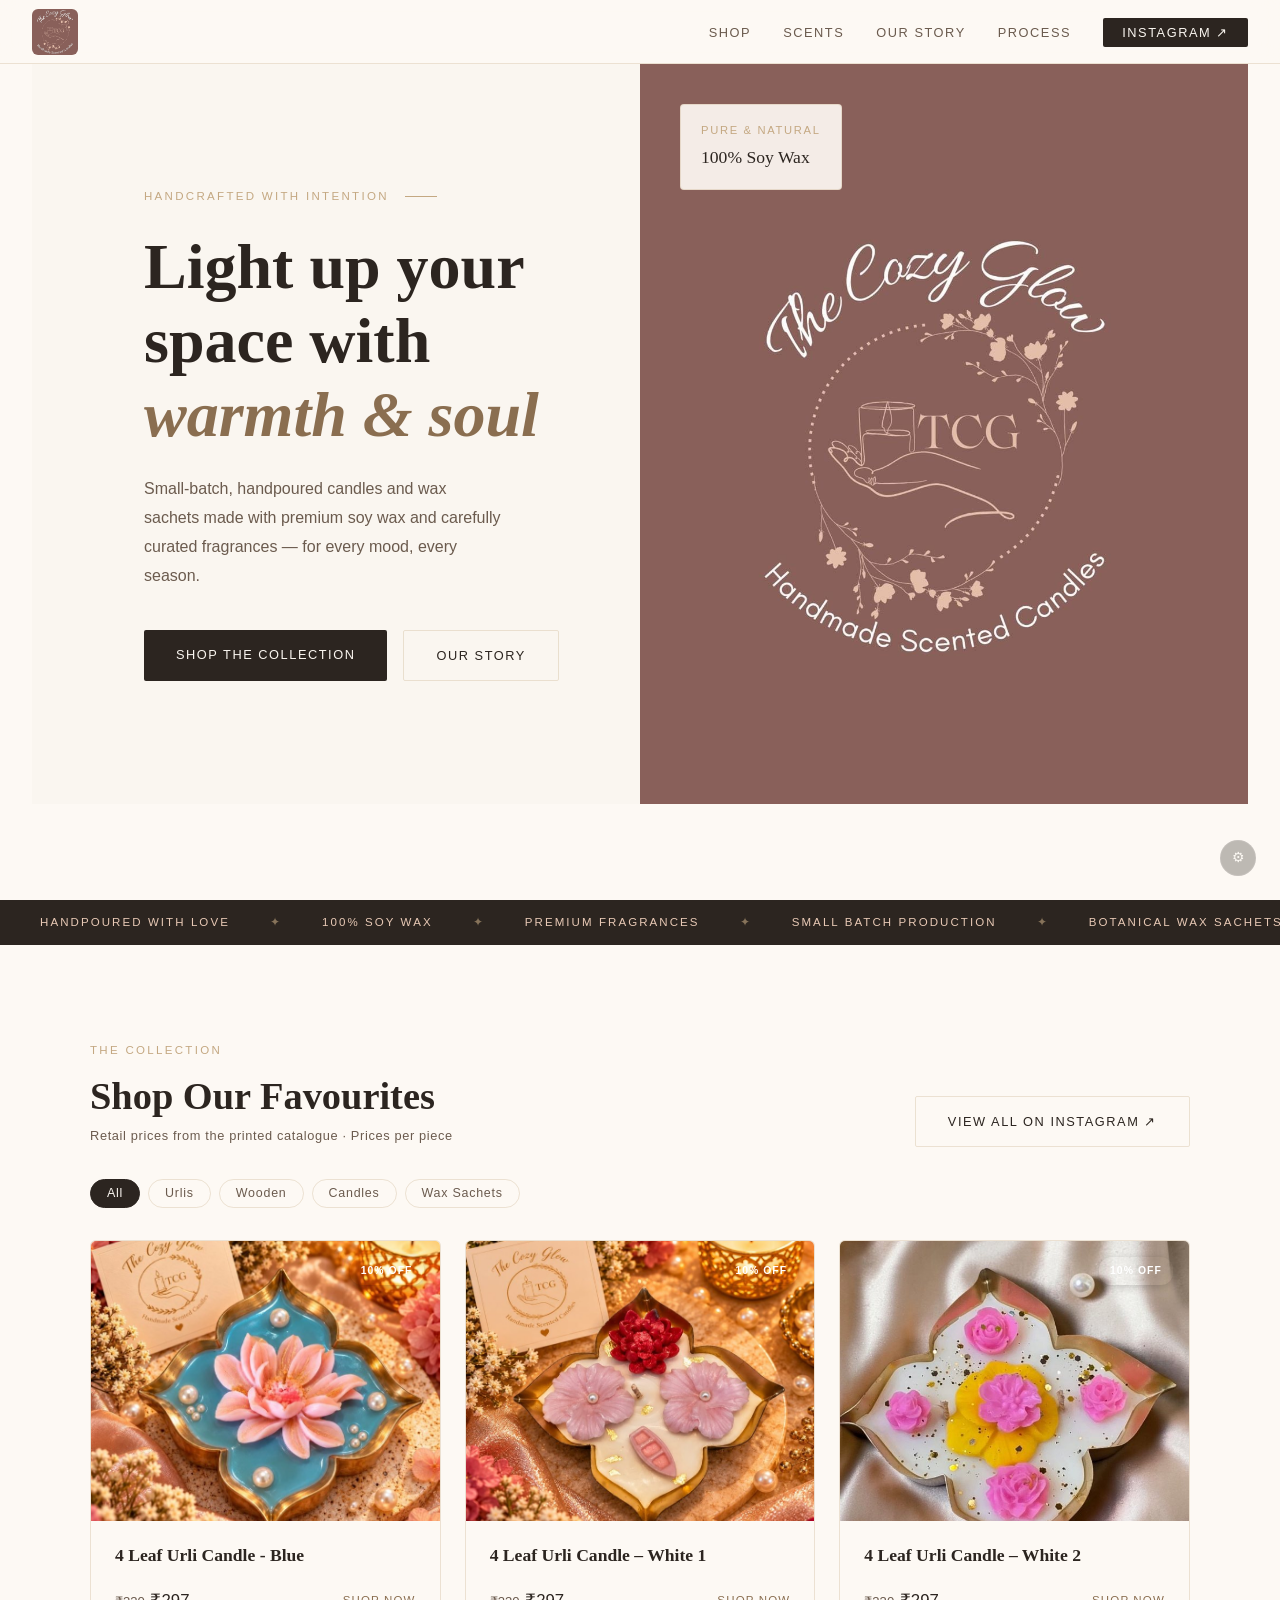
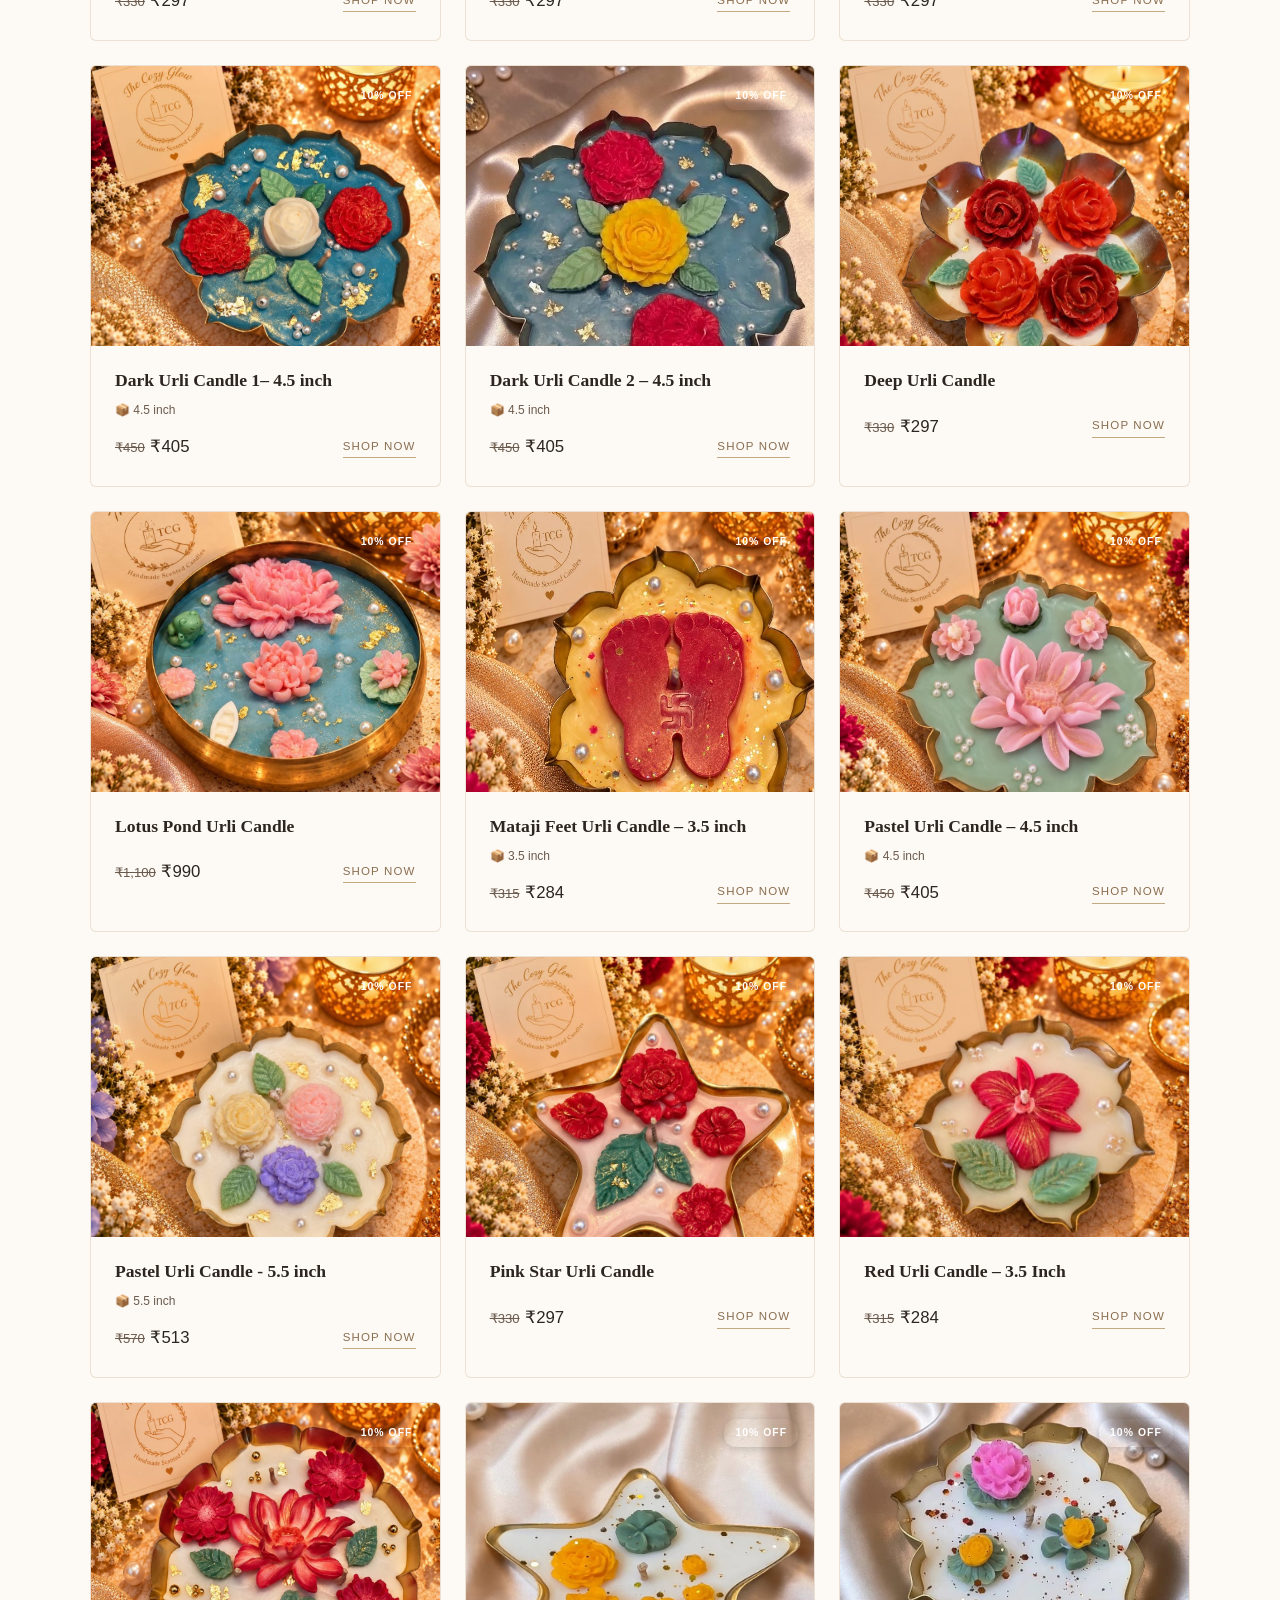
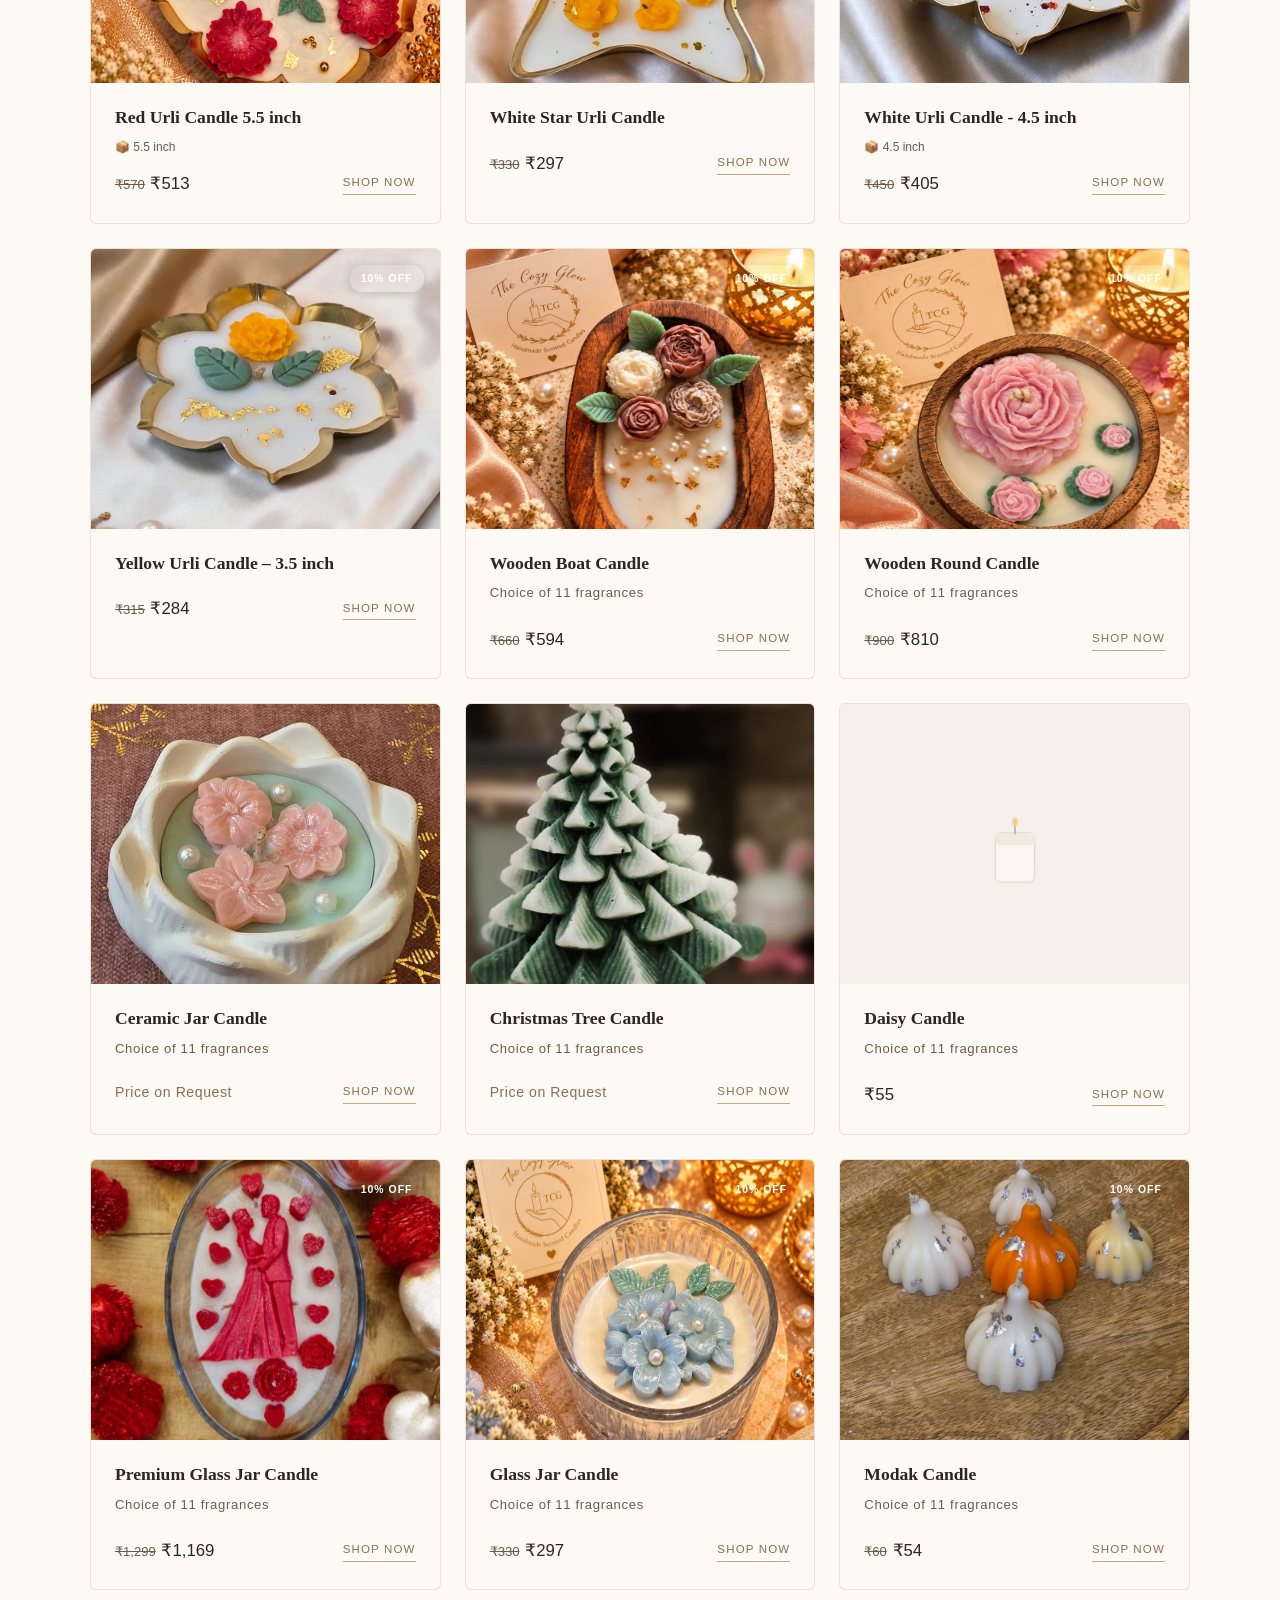
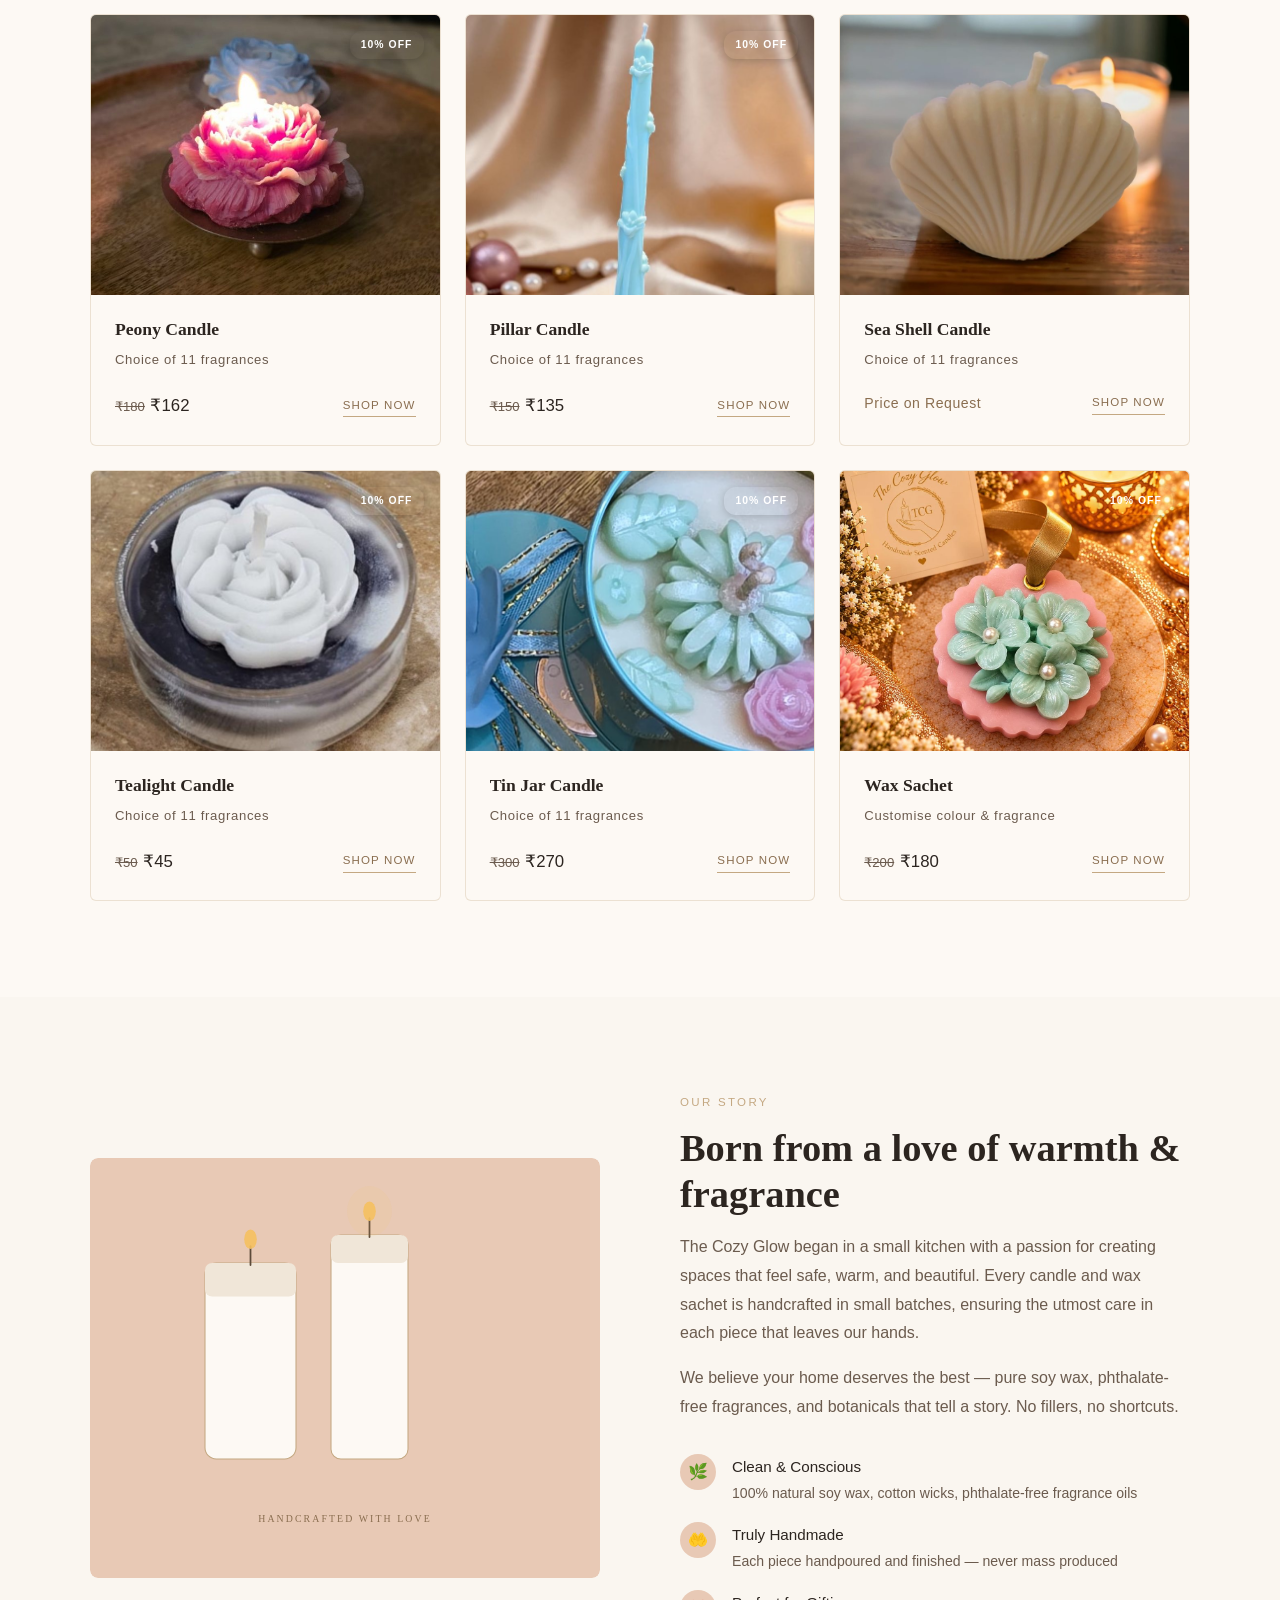
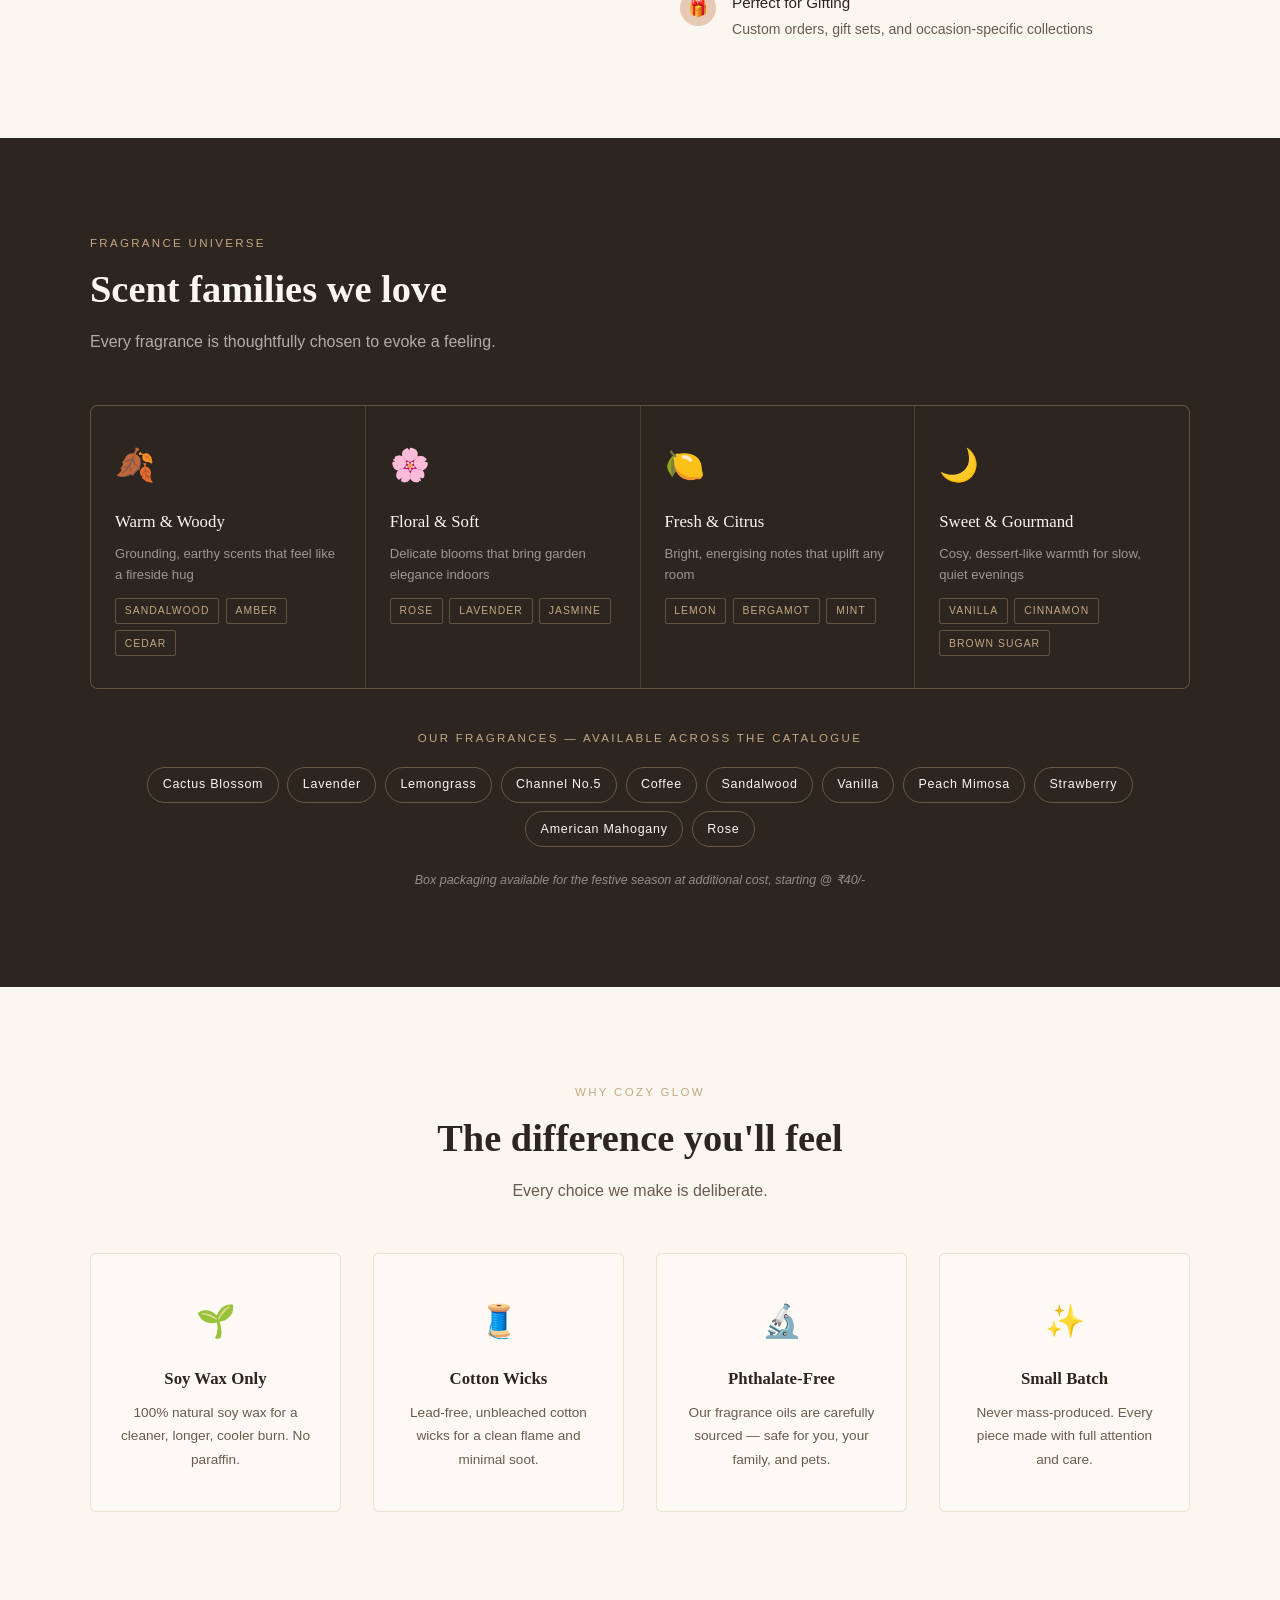
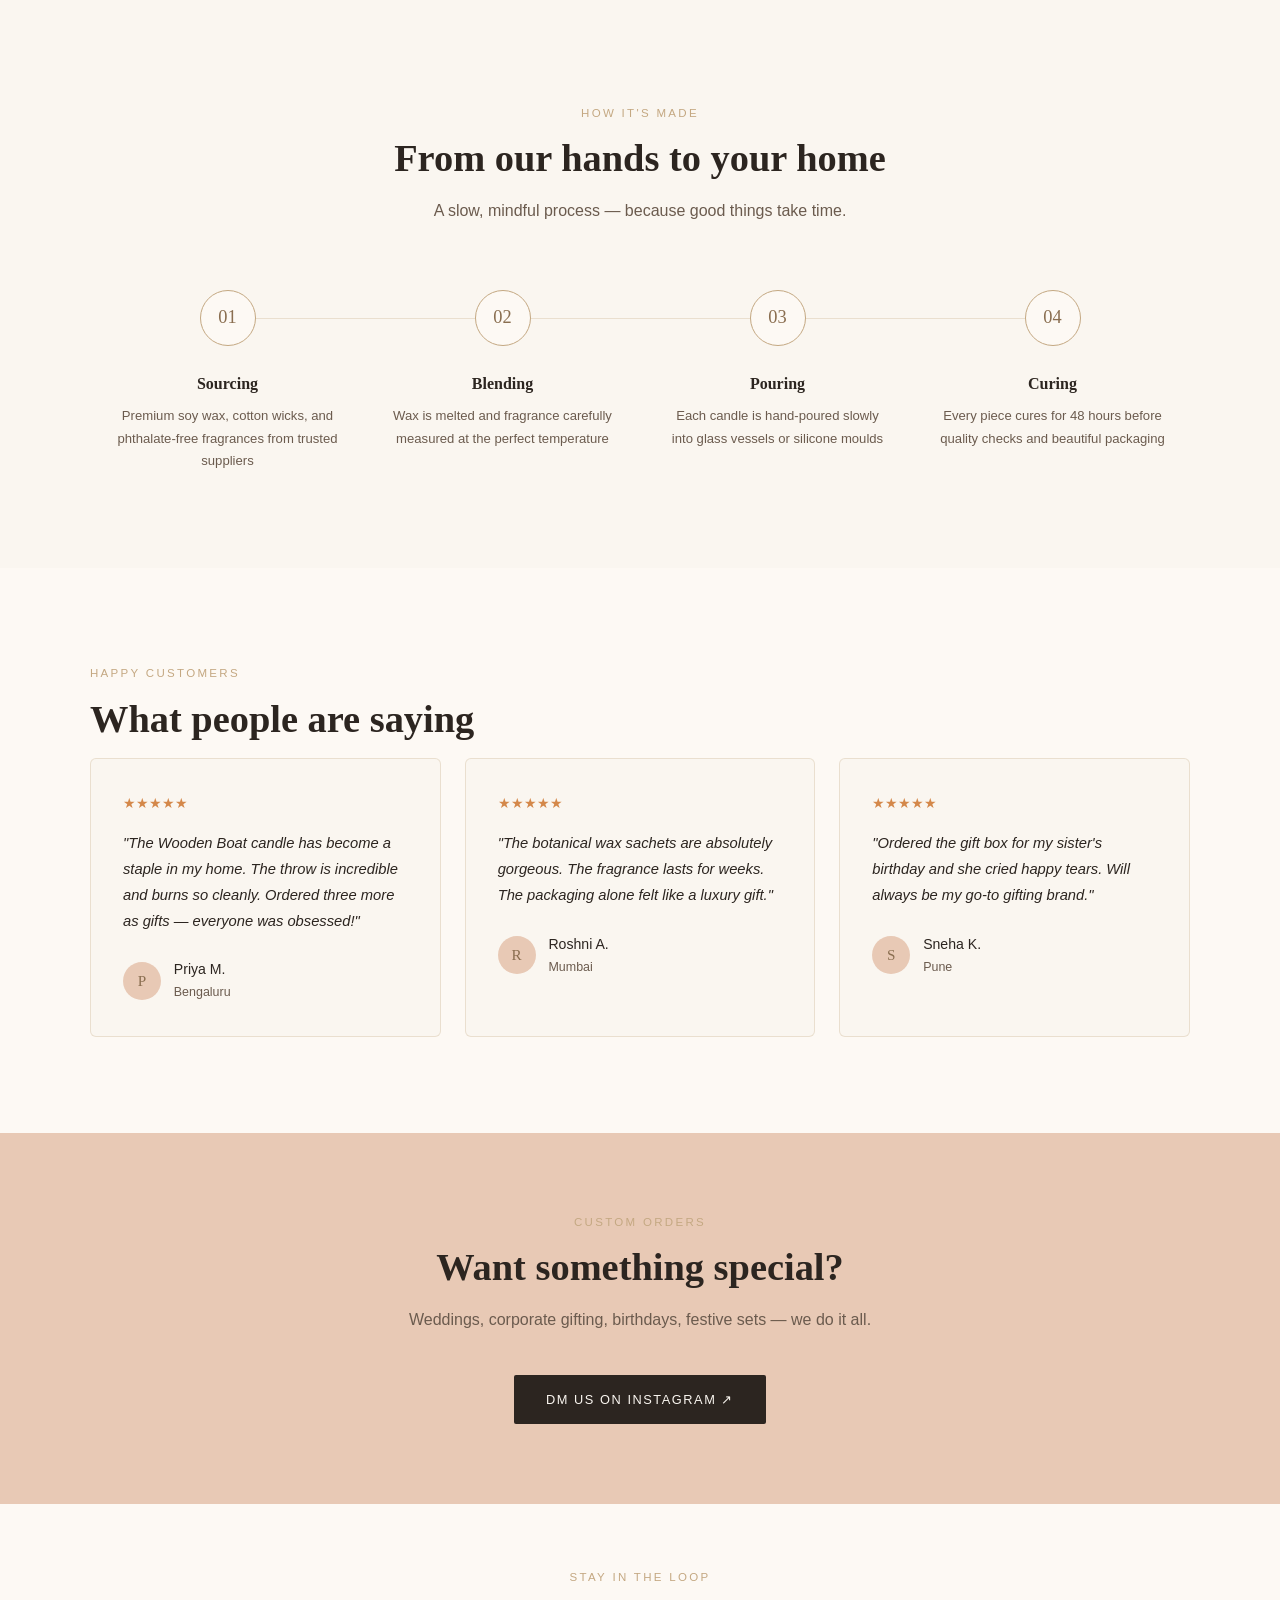
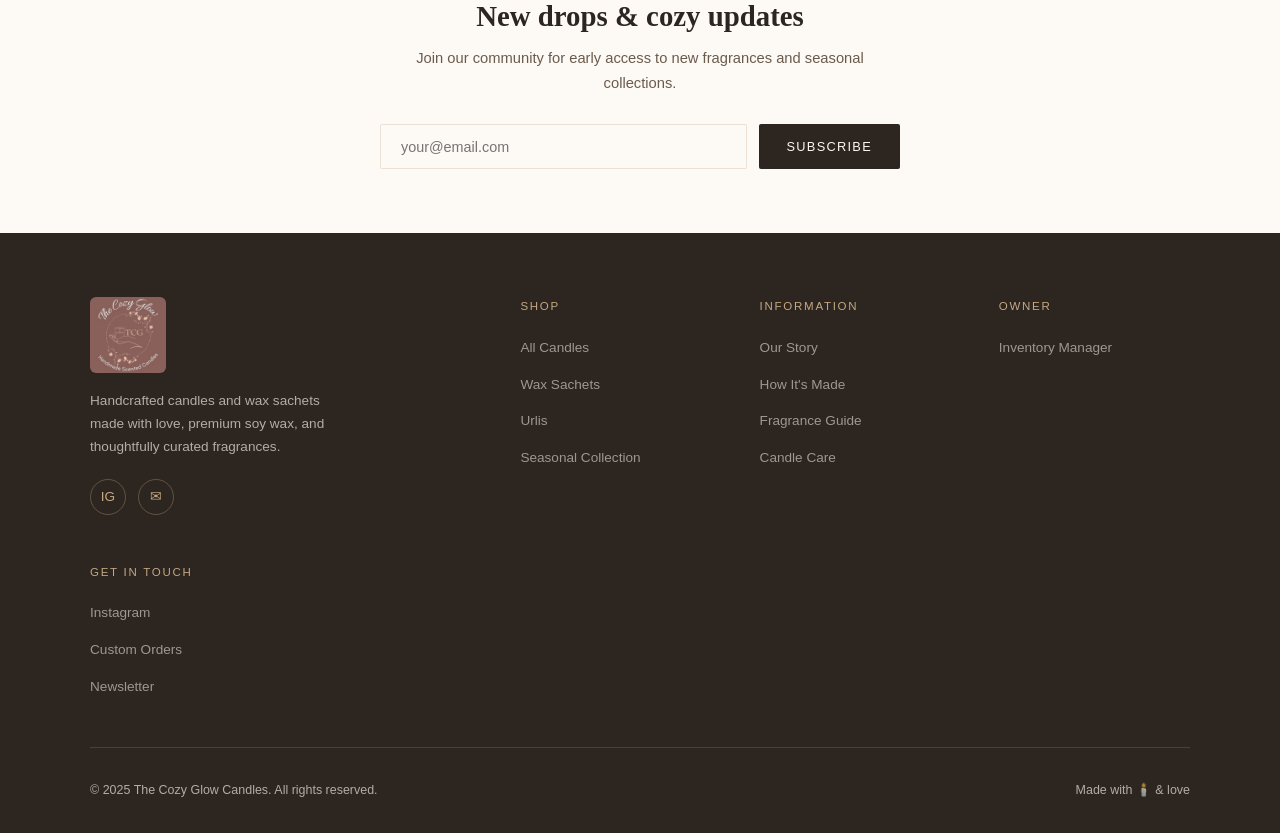
<file: index.html>
<!DOCTYPE html>
<html lang="en">
<head>
<meta charset="UTF-8">
<meta name="viewport" content="width=device-width, initial-scale=1.0">
<meta name="description" content="Handcrafted soy candles and wax sachets made with love. Premium fragrances, clean ingredients, small-batch production.">
<meta http-equiv="X-Content-Type-Options" content="nosniff">
<meta http-equiv="X-Frame-Options" content="DENY">
<meta http-equiv="Content-Security-Policy" content="default-src 'self' 'unsafe-inline' https:; img-src 'self' data: https:; font-src 'self' https://fonts.gstatic.com; frame-ancestors 'none'">
<title>The Cozy Glow Candles — Handcrafted with Love</title>
<link rel="icon" type="image/png" href="images/favicon.png">
<link rel="apple-touch-icon" href="images/apple-touch-icon.png">
<link rel="preconnect" href="https://fonts.googleapis.com">
<link rel="preconnect" href="https://fonts.gstatic.com" crossorigin>
<link href="https://fonts.googleapis.com/css2?family=Playfair+Display:ital,wght@0,400;0,600;1,400&family=Jost:wght@300;400;500&display=swap" rel="stylesheet">
<link rel="stylesheet" href="css/styles.css">
</head>
<body>

<nav>
  <a class="nav-logo" href="#" aria-label="The Cozy Glow — home"><img class="logo-img" src="images/logo-badge.jpg" alt="The Cozy Glow"></a>
  <ul class="nav-links">
    <li><a href="#products">Shop</a></li>
    <li><a href="#scents">Scents</a></li>
    <li><a href="#about">Our Story</a></li>
    <li><a href="#process">Process</a></li>
    <li><a href="https://www.instagram.com/thecozyglowcandles/" target="_blank" rel="noopener noreferrer" class="nav-cta">Instagram ↗</a></li>
  </ul>
</nav>

<section id="hero">
  <div class="hero-left">
    <p class="hero-eyebrow">Handcrafted with intention</p>
    <h1 class="hero-title">Light up your space with <em>warmth & soul</em></h1>
    <p class="hero-sub">Small-batch, handpoured candles and wax sachets made with premium soy wax and carefully curated fragrances — for every mood, every season.</p>
    <div class="hero-btns">
      <a href="#products" class="btn-primary">Shop the Collection</a>
      <a href="#about" class="btn-ghost">Our Story</a>
    </div>
  </div>
  <div class="hero-right">
    <div class="hero-image-container">
      <img id="hero-image" src="/images/hero-badge.jpg" alt="The Cozy Glow — handcrafted scented candles" style="width:100%;height:100%;object-fit:cover;">
    </div>
    <div class="hero-badge">
      <div class="hero-badge-label">Pure & Natural</div>
      <div class="hero-badge-value">100% Soy Wax</div>
    </div>
  </div>
</section>

<div class="marquee-bar">
  <div class="marquee-track">
    <span class="marquee-item">Handpoured with Love</span><span class="marquee-sep">✦</span>
    <span class="marquee-item">100% Soy Wax</span><span class="marquee-sep">✦</span>
    <span class="marquee-item">Premium Fragrances</span><span class="marquee-sep">✦</span>
    <span class="marquee-item">Small Batch Production</span><span class="marquee-sep">✦</span>
    <span class="marquee-item">Botanical Wax Sachets</span><span class="marquee-sep">✦</span>
    <span class="marquee-item">Gifting & Custom Orders</span><span class="marquee-sep">✦</span>
    <span class="marquee-item">Handpoured with Love</span><span class="marquee-sep">✦</span>
    <span class="marquee-item">100% Soy Wax</span><span class="marquee-sep">✦</span>
    <span class="marquee-item">Premium Fragrances</span><span class="marquee-sep">✦</span>
    <span class="marquee-item">Small Batch Production</span><span class="marquee-sep">✦</span>
    <span class="marquee-item">Botanical Wax Sachets</span><span class="marquee-sep">✦</span>
    <span class="marquee-item">Gifting & Custom Orders</span><span class="marquee-sep">✦</span>
  </div>
</div>

<!-- PRODUCTS — loaded dynamically -->
<section id="products">
  <div class="container">
    <div class="products-header">
      <div>
        <p class="section-label">The Collection</p>
        <h2 class="section-title">Shop Our Favourites</h2>
        <p class="products-note">Retail prices from the printed catalogue · Prices per piece</p>
      </div>
      <a href="https://www.instagram.com/thecozyglowcandles/" target="_blank" rel="noopener noreferrer" class="btn-ghost">View All on Instagram ↗</a>
    </div>
    <div class="filter-bar" id="filter-bar">
      <button class="filter-pill active" data-filter="all">All</button>
      <button class="filter-pill" data-filter="urli">Urlis</button>
      <button class="filter-pill" data-filter="wooden">Wooden</button>
      <button class="filter-pill" data-filter="candle">Candles</button>
      <button class="filter-pill" data-filter="sachet">Wax Sachets</button>
    </div>
    <div class="product-grid" id="product-grid">
      <div class="no-products" style="opacity:0.5">Loading products...</div>
    </div>
  </div>
</section>

<!-- ABOUT -->
<section id="about">
  <div class="container">
    <div class="about-grid">
      <div class="about-img-box">
        <img id="about-image" src="/images/about.svg" alt="The Cozy Glow workshop — handcrafted candles" style="width:100%;height:100%;object-fit:cover;border-radius:8px;">
      </div>
      <div>
        <p class="section-label">Our Story</p>
        <h2 class="section-title">Born from a love of warmth & fragrance</h2>
        <p style="color:var(--mid);line-height:1.8;margin-bottom:1rem" id="about-text-1">The Cozy Glow began in a small kitchen with a passion for creating spaces that feel safe, warm, and beautiful. Every candle and wax sachet is handcrafted in small batches, ensuring the utmost care in each piece that leaves our hands.</p>
        <p style="color:var(--mid);line-height:1.8" id="about-text-2">We believe your home deserves the best — pure soy wax, phthalate-free fragrances, and botanicals that tell a story. No fillers, no shortcuts.</p>
        <div class="values-list">
          <div class="value-item"><div class="value-icon">🌿</div><div class="value-text"><h4>Clean & Conscious</h4><p>100% natural soy wax, cotton wicks, phthalate-free fragrance oils</p></div></div>
          <div class="value-item"><div class="value-icon">🤲</div><div class="value-text"><h4>Truly Handmade</h4><p>Each piece handpoured and finished — never mass produced</p></div></div>
          <div class="value-item"><div class="value-icon">🎁</div><div class="value-text"><h4>Perfect for Gifting</h4><p>Custom orders, gift sets, and occasion-specific collections</p></div></div>
        </div>
      </div>
    </div>
  </div>
</section>

<!-- SCENTS -->
<section id="scents">
  <div class="container">
    <p class="section-label">Fragrance Universe</p>
    <h2 class="section-title" style="color:var(--cream)">Scent families we love</h2>
    <p class="section-sub">Every fragrance is thoughtfully chosen to evoke a feeling.</p>
    <div class="scents-grid">
      <div class="scent-item"><div class="scent-icon">🍂</div><div class="scent-name">Warm & Woody</div><div class="scent-desc">Grounding, earthy scents that feel like a fireside hug</div><div class="scent-notes"><span class="scent-note">Sandalwood</span><span class="scent-note">Amber</span><span class="scent-note">Cedar</span></div></div>
      <div class="scent-item"><div class="scent-icon">🌸</div><div class="scent-name">Floral & Soft</div><div class="scent-desc">Delicate blooms that bring garden elegance indoors</div><div class="scent-notes"><span class="scent-note">Rose</span><span class="scent-note">Lavender</span><span class="scent-note">Jasmine</span></div></div>
      <div class="scent-item"><div class="scent-icon">🍋</div><div class="scent-name">Fresh & Citrus</div><div class="scent-desc">Bright, energising notes that uplift any room</div><div class="scent-notes"><span class="scent-note">Lemon</span><span class="scent-note">Bergamot</span><span class="scent-note">Mint</span></div></div>
      <div class="scent-item"><div class="scent-icon">🌙</div><div class="scent-name">Sweet & Gourmand</div><div class="scent-desc">Cosy, dessert-like warmth for slow, quiet evenings</div><div class="scent-notes"><span class="scent-note">Vanilla</span><span class="scent-note">Cinnamon</span><span class="scent-note">Brown Sugar</span></div></div>
    </div>
    <div class="fragrance-block">
      <p class="fragrance-title">Our Fragrances — available across the catalogue</p>
      <div class="fragrance-list">
        <span class="fragrance-chip">Cactus Blossom</span>
        <span class="fragrance-chip">Lavender</span>
        <span class="fragrance-chip">Lemongrass</span>
        <span class="fragrance-chip">Channel No.5</span>
        <span class="fragrance-chip">Coffee</span>
        <span class="fragrance-chip">Sandalwood</span>
        <span class="fragrance-chip">Vanilla</span>
        <span class="fragrance-chip">Peach Mimosa</span>
        <span class="fragrance-chip">Strawberry</span>
        <span class="fragrance-chip">American Mahogany</span>
        <span class="fragrance-chip">Rose</span>
      </div>
      <p class="fragrance-note">Box packaging available for the festive season at additional cost, starting @ ₹40/-</p>
    </div>
  </div>
</section>

<!-- WHY -->
<section id="why">
  <div class="container" style="text-align:center">
    <p class="section-label" style="justify-content:center;display:flex">Why Cozy Glow</p>
    <h2 class="section-title">The difference you'll feel</h2>
    <p class="section-sub" style="margin:0 auto 3rem">Every choice we make is deliberate.</p>
    <div class="why-grid">
      <div class="why-card"><div class="why-icon">🌱</div><h3 class="why-title">Soy Wax Only</h3><p class="why-desc">100% natural soy wax for a cleaner, longer, cooler burn. No paraffin.</p></div>
      <div class="why-card"><div class="why-icon">🧵</div><h3 class="why-title">Cotton Wicks</h3><p class="why-desc">Lead-free, unbleached cotton wicks for a clean flame and minimal soot.</p></div>
      <div class="why-card"><div class="why-icon">🔬</div><h3 class="why-title">Phthalate-Free</h3><p class="why-desc">Our fragrance oils are carefully sourced — safe for you, your family, and pets.</p></div>
      <div class="why-card"><div class="why-icon">✨</div><h3 class="why-title">Small Batch</h3><p class="why-desc">Never mass-produced. Every piece made with full attention and care.</p></div>
    </div>
  </div>
</section>

<!-- PROCESS -->
<section id="process">
  <div class="container" style="text-align:center">
    <p class="section-label" style="display:flex;justify-content:center">How It's Made</p>
    <h2 class="section-title">From our hands to your home</h2>
    <p class="section-sub" style="margin:0 auto 4rem">A slow, mindful process — because good things take time.</p>
    <div class="process-steps">
      <div class="process-step"><div class="step-num">01</div><h4 class="step-title">Sourcing</h4><p class="step-desc">Premium soy wax, cotton wicks, and phthalate-free fragrances from trusted suppliers</p></div>
      <div class="process-step"><div class="step-num">02</div><h4 class="step-title">Blending</h4><p class="step-desc">Wax is melted and fragrance carefully measured at the perfect temperature</p></div>
      <div class="process-step"><div class="step-num">03</div><h4 class="step-title">Pouring</h4><p class="step-desc">Each candle is hand-poured slowly into glass vessels or silicone moulds</p></div>
      <div class="process-step"><div class="step-num">04</div><h4 class="step-title">Curing</h4><p class="step-desc">Every piece cures for 48 hours before quality checks and beautiful packaging</p></div>
    </div>
  </div>
</section>

<!-- TESTIMONIALS -->
<section id="testimonials">
  <div class="container">
    <p class="section-label">Happy Customers</p>
    <h2 class="section-title">What people are saying</h2>
    <div class="testi-grid" id="testimonials-grid">
      <!-- Testimonials loaded from CMS -->
    </div>
  </div>
</section>

<!-- CTA -->
<div id="cta-strip">
  <div class="container">
    <p class="section-label" style="display:flex;justify-content:center">Custom Orders</p>
    <h2 class="section-title">Want something special?</h2>
    <p class="section-sub" style="margin:0 auto 2.5rem">Weddings, corporate gifting, birthdays, festive sets — we do it all.</p>
    <a href="https://www.instagram.com/thecozyglowcandles/" target="_blank" rel="noopener noreferrer" class="btn-primary">DM Us on Instagram ↗</a>
  </div>
</div>

<!-- NEWSLETTER -->
<section id="newsletter">
  <div class="newsletter-inner">
    <p class="section-label" style="justify-content:center;display:flex">Stay in the Loop</p>
    <h2 class="section-title" style="font-size:1.8rem;margin-bottom:0.75rem">New drops & cozy updates</h2>
    <p style="color:var(--mid);margin-bottom:1.75rem;font-size:0.92rem">Join our community for early access to new fragrances and seasonal collections.</p>
    <form class="newsletter-form" name="newsletter" netlify>
      <input type="email" id="nl-email" name="email" placeholder="your@email.com" required>
      <button type="submit">Subscribe</button>
    </form>
    <p id="newsletter-message" style="margin-top:1rem;font-size:0.85rem;color:var(--mid);display:none"></p>
  </div>
</section>

<footer>
  <div class="footer-grid">
    <div class="footer-brand">
      <a class="nav-logo" href="#" style="display:block;margin-bottom:1rem" aria-label="The Cozy Glow — home"><img class="logo-img logo-img-footer" src="images/logo-badge.jpg" alt="The Cozy Glow"></a>
      <p>Handcrafted candles and wax sachets made with love, premium soy wax, and thoughtfully curated fragrances.</p>
      <div class="footer-social">
        <a href="https://www.instagram.com/thecozyglowcandles/" target="_blank" rel="noopener noreferrer" class="social-btn">IG</a>
        <a href="mailto:hello@thecozyglowcandles.com" class="social-btn">✉</a>
      </div>
    </div>
    <div class="footer-col"><h5>Shop</h5><ul><li><a href="#products">All Candles</a></li><li><a href="#products">Wax Sachets</a></li><li><a href="#products">Urlis</a></li><li><a href="#products">Seasonal Collection</a></li></ul></div>
    <div class="footer-col"><h5>Information</h5><ul><li><a href="#about">Our Story</a></li><li><a href="#process">How It's Made</a></li><li><a href="#scents">Fragrance Guide</a></li><li><a href="#why">Candle Care</a></li></ul></div>
    <div class="footer-col"><h5>Owner</h5><ul><li><a href="/admin/">Inventory Manager</a></li></ul></div>
    <div class="footer-col"><h5>Get in Touch</h5><ul><li><a href="https://www.instagram.com/thecozyglowcandles/" target="_blank" rel="noopener noreferrer">Instagram</a></li><li><a href="#cta-strip">Custom Orders</a></li><li><a href="#newsletter">Newsletter</a></li></ul></div>
  </div>
  <div class="footer-bottom">
    <span>© 2025 The Cozy Glow Candles. All rights reserved.</span>
    <span>Made with 🕯️ & love</span>
  </div>
</footer>

<a href="/admin" class="admin-fab" aria-label="Site management">⚙</a>

<script src="js/main.js"></script>
</body>
</html>
</file>
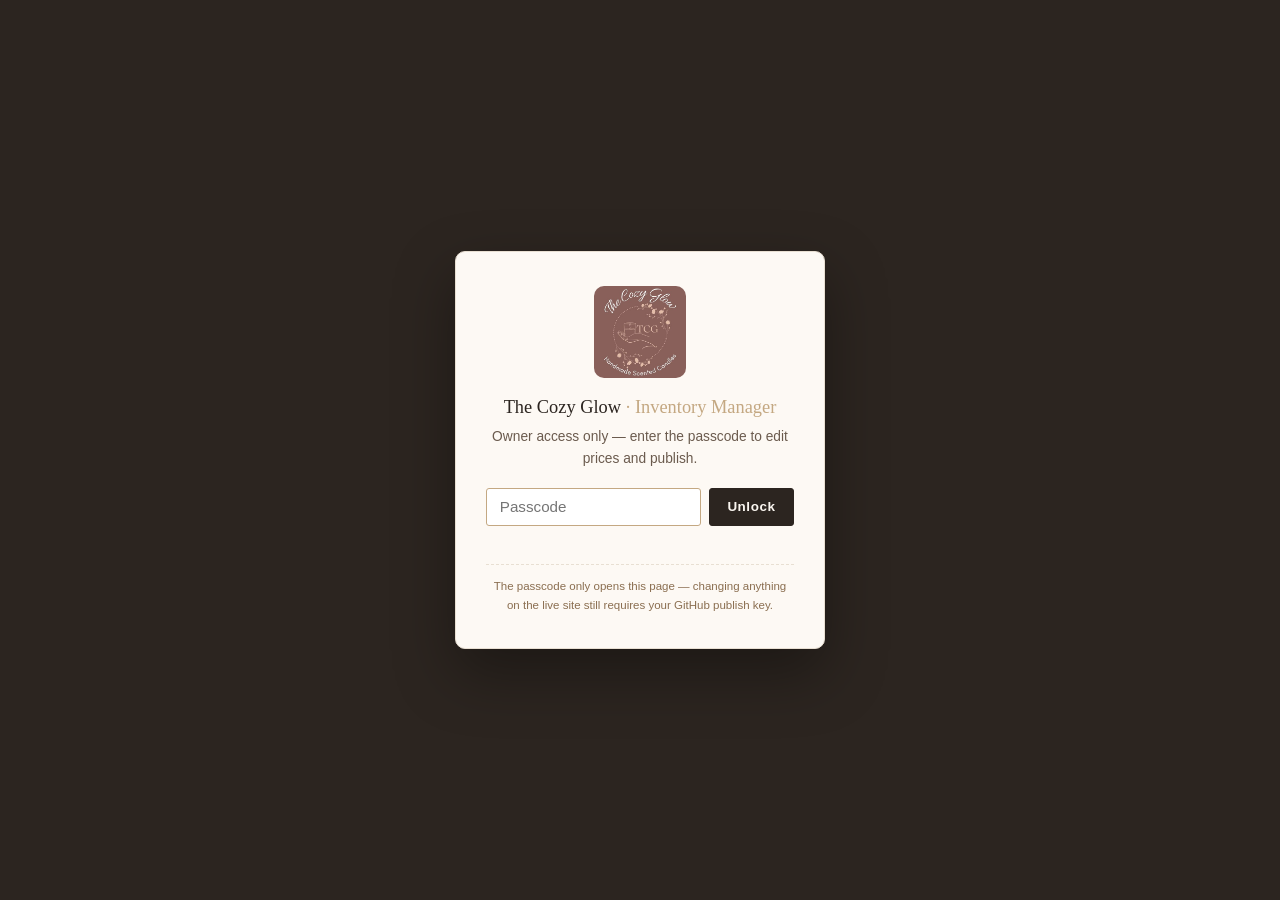
<file: admin/index.html>
<!DOCTYPE html>
<html lang="en">
<head>
<meta charset="UTF-8">
<meta name="viewport" content="width=device-width, initial-scale=1.0">
<meta name="robots" content="noindex, nofollow">
<title>Inventory Manager · The Cozy Glow</title>
<style>
  :root{
    --cream:#FAF6F0;--warm-white:#FDF9F4;--taupe:#C4A882;--taupe-dark:#8A6E50;
    --charcoal:#2C2520;--mid:#6B5B4E;--green:#5E7C56;--red:#B4523F;--line:#E8DFD2;
  }
  *{box-sizing:border-box}
  body{margin:0;background:var(--cream);color:var(--charcoal);
    font-family:'Jost',-apple-system,BlinkMacSystemFont,'Segoe UI',sans-serif;font-size:15px}
  a{color:var(--taupe-dark)}
  .wrap{max-width:1120px;margin:0 auto;padding:0 20px 80px}

  header{background:var(--charcoal);color:var(--cream);padding:22px 0;margin-bottom:26px}
  .head-in{max-width:1120px;margin:0 auto;padding:0 20px;display:flex;align-items:center;justify-content:space-between;gap:16px;flex-wrap:wrap}
  .brand{font-family:'Playfair Display',Georgia,serif;font-size:1.25rem;letter-spacing:.02em}
  .brand span{color:var(--taupe)}
  .head-sub{font-size:.78rem;letter-spacing:.14em;text-transform:uppercase;color:rgba(250,246,240,.55);margin-top:3px}
  .head-right{display:flex;gap:10px;align-items:center}
  .hlink{color:var(--cream);text-decoration:none;font-size:.78rem;letter-spacing:.1em;text-transform:uppercase;border:1px solid rgba(196,168,130,.4);padding:.5rem .9rem;border-radius:2px;background:transparent;cursor:pointer;font-family:inherit}
  .hlink:hover{border-color:var(--taupe);color:var(--taupe)}

  .card{background:var(--warm-white);border:1px solid var(--line);border-radius:8px;padding:20px 22px;margin-bottom:20px}
  .card h2{margin:0 0 6px;font-size:1.02rem;font-weight:600}
  .card p{margin:0 0 12px;color:var(--mid);font-size:.88rem;line-height:1.6}

  .setup{border:1px solid var(--taupe);background:#FDF6EA}
  .steps{background:#fff;border:1px dashed var(--taupe);border-radius:6px;padding:14px 16px;margin-top:12px;font-size:.86rem;color:var(--mid);line-height:1.75;display:none}
  .steps.show{display:block}
  .steps ol{margin:.4rem 0 .6rem;padding-left:1.2rem}
  .steps li{margin-bottom:.35rem}
  code{background:#F0E7DA;border:1px solid var(--line);border-radius:3px;padding:1px 6px;font-size:.84em;font-family:ui-monospace,Menlo,monospace}
  .btn{display:inline-block;border:1px solid var(--line);background:#fff;color:var(--charcoal);padding:.55rem 1.1rem;border-radius:3px;font-size:.84rem;letter-spacing:.04em;cursor:pointer;font-family:inherit;transition:all .15s}
  .btn:hover{border-color:var(--taupe);background:var(--cream)}
  .btn-primary{background:var(--charcoal);border-color:var(--charcoal);color:var(--cream);font-weight:600}
  .btn-primary:hover{background:#3d342c}
  .btn-green{background:var(--green);border-color:var(--green);color:#fff;font-weight:600}
  .btn-green:hover{filter:brightness(1.07)}
  .btn-danger{color:var(--red)}
  .btn:disabled{opacity:.45;cursor:not-allowed}
  input,select{font-family:inherit;font-size:.92rem;padding:.5rem .6rem;border:1px solid var(--line);border-radius:3px;background:#fff;color:var(--charcoal)}
  input:focus,select:focus{outline:2px solid rgba(196,168,130,.5);border-color:var(--taupe)}
  input:disabled{background:#F4EFE8;color:var(--mid)}
  .row{display:flex;gap:10px;align-items:center;flex-wrap:wrap}
  label.mini{font-size:.72rem;letter-spacing:.1em;text-transform:uppercase;color:var(--mid);display:block;margin-bottom:4px}

  .status{font-size:.84rem;padding:.5rem .8rem;border-radius:3px;border:1px solid var(--line);background:#fff}
  .status.dirty{background:#FFF6E5;border-color:#E9C97A;color:#7A5B12}
  .status.ok{background:#EEF5EC;border-color:#B9D2B2;color:#3F5C39}
  .status.err{background:#FBEEEB;border-color:#E3B7AE;color:#8E3A2A}

  .toolbar{display:flex;gap:10px;align-items:center;flex-wrap:wrap;margin-bottom:14px}
  .toolbar input[type=search]{min-width:210px}
  .grow{flex:1}

  .tbl-scroll{overflow-x:auto}
  table{width:100%;border-collapse:collapse;background:var(--warm-white);border:1px solid var(--line);border-radius:8px;overflow:hidden}
  th{font-size:.68rem;letter-spacing:.12em;text-transform:uppercase;color:var(--mid);text-align:left;padding:12px 10px;background:#F4EDE3;border-bottom:1px solid var(--line);white-space:nowrap}
  td{padding:9px 10px;border-bottom:1px solid var(--line);vertical-align:middle}
  tr:last-child td{border-bottom:none}
  tr.dirty-row{background:#FFFBF0}
  tr.hidden{display:none}
  .thumb{width:54px;height:54px;border-radius:5px;object-fit:cover;border:1px solid var(--line);background:var(--cream);display:block}
  .thumb-add{cursor:pointer;color:var(--mid);font-size:1.15rem}
  .thumb[onclick]{cursor:pointer}
  .form-grid{display:grid;grid-template-columns:repeat(auto-fit,minmax(230px,1fr));gap:14px 16px}
  .pname{width:100%;min-width:170px;font-weight:500}
  .num{width:96px}
  .pct{width:70px}
  .cat{width:118px}
  .strike{text-decoration:line-through;color:var(--mid);font-weight:400;font-size:.85rem;margin-right:6px}
  .off-badge{display:inline-block;background:var(--green);color:#fff;font-size:.68rem;font-weight:700;letter-spacing:.05em;padding:2px 7px;border-radius:10px;vertical-align:middle}
  .onreq{font-size:.78rem;color:var(--mid)}
  .reqbox{text-align:center}
  .empty{padding:30px;text-align:center;color:var(--mid)}
  .hint{font-size:.78rem;color:var(--mid);margin-top:8px}

  #toast{position:fixed;left:50%;bottom:26px;transform:translateX(-50%) translateY(20px);
    background:var(--charcoal);color:var(--cream);padding:.8rem 1.3rem;border-radius:4px;
    font-size:.9rem;opacity:0;pointer-events:none;transition:all .3s;max-width:92vw;text-align:center;z-index:9}
  #toast.show{opacity:1;transform:translateX(-50%) translateY(0)}
  #toast.bad{background:var(--red)}
  footer{color:var(--mid);font-size:.78rem;text-align:center;margin-top:30px;line-height:1.7}
  /* ---- passcode lock ---- */
  #lock-screen{position:fixed;inset:0;background:var(--charcoal);display:flex;align-items:center;justify-content:center;z-index:1000;padding:20px}
  .lock-card{background:var(--warm-white);border:1px solid var(--line);border-radius:10px;padding:34px 30px;width:100%;max-width:370px;text-align:center;box-shadow:0 24px 60px rgba(0,0,0,.35)}
  .lock-card img{width:92px;height:92px;border-radius:10px;object-fit:cover;margin-bottom:16px}
  .lock-title{font-family:'Playfair Display',Georgia,serif;font-size:1.15rem}
  .lock-title span{color:var(--taupe)}
  .lock-sub{color:var(--mid);font-size:.86rem;line-height:1.6;margin:8px 0 18px}
  .lock-row{display:flex;gap:8px}
  .lock-row input{flex:1;min-width:0;border:1px solid var(--line);border-radius:3px;padding:.6rem .8rem;font-family:inherit;font-size:.95rem;background:#fff;outline:none}
  .lock-row input:focus{border-color:var(--taupe)}
  .lock-err{color:var(--red);font-size:.82rem;min-height:1.1em;margin-top:10px}
  .lock-hint{color:var(--taupe-dark);font-size:.72rem;line-height:1.6;margin-top:14px;padding-top:12px;border-top:1px dashed var(--line)}
  @media(max-width:820px){ table{min-width:920px} }
</style>
</head>
<body>

<!-- PASSCODE LOCK (hidden right away if this browser is already unlocked) -->
<div id="lock-screen">
  <div class="lock-card">
    <img src="/images/logo-badge.jpg" alt="The Cozy Glow">
    <div class="lock-title">The Cozy Glow <span>· Inventory Manager</span></div>
    <p class="lock-sub">Owner access only — enter the passcode to edit prices and publish.</p>
    <div class="lock-row">
      <input type="password" id="lock-pass" placeholder="Passcode" autocomplete="current-password"
             onkeydown="if(event.key==='Enter')tryUnlock()">
      <button class="btn btn-primary" onclick="tryUnlock()">Unlock</button>
    </div>
    <div class="lock-err" id="lock-err"></div>
    <div class="lock-hint">The passcode only opens this page — changing anything on the live site still requires your GitHub publish key.</div>
  </div>
</div>
<script>try{if(localStorage.getItem('cozyGlowUnlocked')==='b47439bfa4f5455ac69632a9853bc3c12dad4f9bf52cc0eec924ab2d7fab0976')document.getElementById('lock-screen').style.display='none'}catch(e){}</script>

<header>
  <div class="head-in">
    <div>
      <div class="brand">The Cozy Glow <span>· Inventory Manager</span></div>
      <div class="head-sub">Update prices &amp; discounts — publish to your live site</div>
    </div>
    <div class="head-right">
      <a class="hlink" href="/" target="_blank">View live site ↗</a>
      <button class="hlink" onclick="lockNow()" title="Lock the manager">🔒 Lock</button>
      <button class="hlink" onclick="forgetKey()">Forget key</button>
    </div>
  </div>
</header>

<div class="wrap">

  <!-- ONE-TIME SETUP -->
  <div class="card setup" id="setup-card" style="display:none">
    <h2>One-time setup: paste your publish key</h2>
    <p>The key lets this page save changes to your website. It is stored <b>only in this browser</b> and sent only to GitHub — nowhere else.</p>
    <div class="row" style="align-items:flex-end">
      <div>
        <label class="mini" for="key-input">Publish key (starts with <code>github_pat_</code> or <code>ghp_</code>)</label>
        <input id="key-input" type="password" placeholder="Paste your GitHub key" style="min-width:340px" autocomplete="off">
      </div>
      <button class="btn btn-primary" onclick="saveKey()">Save key</button>
      <button class="btn" onclick="document.getElementById('steps').classList.toggle('show')">How do I get a key? (2 min)</button>
    </div>
    <div class="steps" id="steps">
      <b>Get your free key from GitHub (about 2 minutes):</b>
      <ol>
        <li>Open <a href="https://github.com/settings/personal-access-tokens/new" target="_blank">github.com/settings/personal-access-tokens/new</a> while logged in as <code>Dragula003</code></li>
        <li><b>Token name:</b> anything (e.g. <code>Cozy Glow Manager</code>) · <b>Expiration:</b> your choice</li>
        <li><b>Repository access:</b> pick <b>Only select repositories</b> → <code>cozy-glow-website</code></li>
        <li><b>Repository permissions:</b> find <b>Contents</b> → set it to <b>Read and write</b> ⭐ <i>(this is the important one — without it, publishing fails)</i></li>
        <li>Click <b>Generate token</b>, copy the <code>github_pat_…</code> string (shown only once), paste it above and press <b>Save key</b></li>
      </ol>
      <b>Already got the “Resource not accessible” error?</b> Your key just needs one permission switched on:<br>
      open <a href="https://github.com/settings/personal-access-tokens" target="_blank">github.com/settings/personal-access-tokens</a> → click your token → <b>Edit</b> → <b>Contents</b> → <b>Read and write</b> → <b>Save</b>.
      Then press <b>Save &amp; Publish</b> again — <i>no need to paste the key again</i>.<br><br>
      Keep it secret — anyone with this key can change your website files.
    </div>
  </div>

  <!-- BULK TOOLS -->
  <div class="card">
    <h2>Quick tools</h2>
    <p>Apply a discount to <b>everything at once</b>, or start fresh with no discounts.</p>
    <div class="row">
      <div>
        <label class="mini">Discount for all products</label>
        <div class="row">
          <input type="number" id="bulk-pct" min="0" max="95" placeholder="25" style="width:90px">
          <span style="margin-left:-4px">%</span>
          <button class="btn" onclick="applyBulk()">Apply to all</button>
        </div>
      </div>
      <div style="border-left:1px solid var(--line);padding-left:16px">
        <label class="mini">Discounts</label>
        <button class="btn btn-danger" onclick="clearAllDiscounts()">Clear all discounts</button>
      </div>
      <div style="border-left:1px solid var(--line);padding-left:16px">
        <label class="mini">New listing</label>
        <button class="btn btn-primary" onclick="toggleAddForm()">＋ Add product</button>
      </div>
    </div>
    <div class="hint">Discounts are always calculated from the <b>original price</b>, so applying one twice never lowers the price twice.</div>
  </div>

  <!-- ADD PRODUCT -->
  <div class="card" id="add-card" style="display:none">
    <h2>Add a new product</h2>
    <p>Fill this in, click <b>＋ Add to list</b>, then <b>Save &amp; Publish</b> — it appears on your website in about a minute.</p>
    <div class="form-grid">
      <div>
        <label class="mini" for="np-name">Product name *</label>
        <input id="np-name" placeholder="e.g. Rose Petal Urli" oninput="updateAddPreview()" style="width:100%">
        <div class="hint" id="np-slug" style="margin-top:4px"></div>
      </div>
      <div>
        <label class="mini" for="np-cat">Type *</label>
        <select id="np-cat" style="width:100%">
          <option value="urli">Urlis</option>
          <option value="wooden">Wooden</option>
          <option value="candle" selected>Candles</option>
          <option value="sachet">Wax Sachets</option>
        </select>
      </div>
      <div>
        <label class="mini" for="np-tag">Badge (optional)</label>
        <select id="np-tag" style="width:100%">
          <option value="">No badge</option>
          <option value="bestseller">Bestseller</option>
          <option value="new">New Arrival</option>
          <option value="limited">Limited Edition</option>
          <option value="seasonal">Seasonal</option>
        </select>
      </div>
      <div>
        <label class="mini" for="np-price">Original price (₹) *</label>
        <input type="number" id="np-price" min="1" step="1" placeholder="180" oninput="updateAddPreview()" style="width:100%">
      </div>
      <div>
        <label class="mini" for="np-disc">Discount %</label>
        <input type="number" id="np-disc" min="0" max="95" step="1" placeholder="0" oninput="updateAddPreview()" style="width:100%">
      </div>
      <div>
        <label class="mini" for="np-scent">Fragrance / note (optional)</label>
        <input id="np-scent" placeholder="Choice of 11 fragrances" style="width:100%">
      </div>
      <div style="grid-column:1/-1">
        <label class="mini" for="np-desc">Short description (optional)</label>
        <input id="np-desc" placeholder="A hand-moulded candle with delicate petal detail." style="width:100%">
      </div>
      <div>
        <label class="mini" for="np-img">Photo (optional)</label>
        <input type="file" id="np-img" accept="image/jpeg,image/png,image/webp">
        <div class="hint" style="margin-top:4px">JPG, PNG or WebP, up to 8 MB. No photo? The site draws its own candle illustration.</div>
      </div>
      <div>
        <label class="mini">Price display</label>
        <label style="display:flex;gap:8px;align-items:center;font-size:.88rem;cursor:pointer">
          <input type="checkbox" id="np-onreq" onchange="updateAddPreview()"> Price on request instead of ₹</label>
      </div>
    </div>
    <div class="row" style="margin-top:14px">
      <span class="hint" id="np-preview" style="margin:0"></span>
      <span class="grow"></span>
      <button class="btn" onclick="hideAddForm()">Cancel</button>
      <button class="btn btn-primary" onclick="addProductToList()">＋ Add to list</button>
    </div>
  </div>

  <input type="file" id="img-input" accept="image/jpeg,image/png,image/webp" style="display:none">

  <!-- STATUS + SAVE -->
  <div class="card" style="display:flex;gap:12px;align-items:center;flex-wrap:wrap">
    <span class="status" id="status">Loading products…</span>
    <span class="grow"></span>
    <button class="btn" onclick="loadProducts()">↻ Reload</button>
    <button class="btn" onclick="testKey()">🔑 Test key</button>
    <button class="btn" onclick="discardAll()">Discard my changes</button>
    <button class="btn btn-green" id="publish-btn" onclick="publish()">💾 Save &amp; Publish</button>
  </div>

  <!-- SEARCH / FILTER -->
  <div class="toolbar">
    <input type="search" id="search" placeholder="Search products…" oninput="applyFilters()">
    <select id="cat-filter" onchange="applyFilters()">
      <option value="">All types</option>
      <option value="urli">Urlis</option>
      <option value="wooden">Wooden</option>
      <option value="candle">Candles</option>
      <option value="sachet">Wax Sachets</option>
    </select>
    <span class="grow"></span>
    <span class="hint" style="margin:0" id="count-label"></span>
  </div>

  <!-- TABLE -->
  <table>
    <thead>
      <tr>
        <th></th>
        <th>Product name</th>
        <th>Type</th>
        <th>Original price</th>
        <th>Discount</th>
        <th>Customer pays</th>
        <th style="text-align:center">Price on request</th>
      </tr>
    </thead>
    <tbody id="rows"><tr><td colspan="7" class="empty">Loading…</td></tr></tbody>
  </table>

  <div class="hint" style="text-align:center;margin-top:14px">
    Changes go live in about a minute (your host rebuilds the site automatically).<br>
    “Price on request” shows <i>Price on Request</i> instead of a number — used for Ceramic Jar, Christmas Tree and Sea Shell Candle.
  </div>

  <footer>The Cozy Glow · Inventory Manager · changes are saved to GitHub and published automatically</footer>
</div>

<div id="toast"></div>

<script>
/* ================= config ================= */
const OWNER = 'Dragula003', REPO = 'cozy-glow-website', BRANCH = 'main';
const KEY_STORE = 'cozyGlowPublishKey';
const LOCK_STORE = 'cozyGlowUnlocked';
const LOCK_HASH = 'b47439bfa4f5455ac69632a9853bc3c12dad4f9bf52cc0eec924ab2d7fab0976';  // sha256 of the passcode — never the passcode itself
const API = 'https://api.github.com';
const CATEGORIES = ['urli','wooden','candle','sachet'];
const CAT_LABEL = {urli:'Urlis',wooden:'Wooden',candle:'Candles',sachet:'Wax Sachets'};

let products = [];   // {file, data, snapshot}   snapshot = JSON.stringify of loaded data
let key = localStorage.getItem(KEY_STORE) || '';

/* ================= helpers ================= */
const $ = id => document.getElementById(id);
const showToast = (msg, bad) => {
  const t = $('toast'); t.textContent = msg; t.classList.toggle('bad', !!bad);
  t.classList.add('show'); clearTimeout(t._h); t._h = setTimeout(() => t.classList.remove('show'), bad ? 7000 : 3500);
};
const num = v => (v === null || v === undefined || v === '' || isNaN(v)) ? null : Number(v);
const inr = n => '₹' + Number(n).toLocaleString('en-IN');
const status = (msg, kind) => { const s = $('status'); s.textContent = msg; s.className = 'status' + (kind ? ' ' + kind : ''); };
const esc = s => String(s == null ? '' : s).replace(/[&<>"']/g, c => ({'&':'&amp;','<':'&lt;','>':'&gt;','"':'&quot;',"'":'&#39;'}[c]));
const clampPct = p => Math.max(0, Math.min(95, p || 0));

function gh(path, opts = {}) {
  const headers = {'Accept':'application/vnd.github+json'};
  if (key) headers['Authorization'] = 'Bearer ' + key;
  if (opts.body) headers['Content-Type'] = 'application/json';
  return fetch(API + path, {...opts, headers});
}
function friendlyError(status, apiMsg){
  const msg = apiMsg || ('HTTP ' + status);
  if (status === 401) return 'Your publish key was rejected — get a new one (click “How do I get a key?”) and paste it again.';
  if (status === 403 && /not accessible/i.test(msg)) return 'Your key is valid but it can’t change files yet. Fix in 1 min: github.com/settings/personal-access-tokens → your token → Edit → Repository permissions → Contents → Read and write → Save. Then press “Save & Publish” again (no need to re-paste the key).';
  if (status === 403) return 'GitHub refused: ' + msg;
  if (status === 422) return 'GitHub reported a conflict — press Reload and try again.';
  return msg;
}
async function ghJSON(path, opts = {}) {
  const r = await gh(path, opts);
  const j = await r.json().catch(() => ({}));
  if (!r.ok) {
    const err = new Error(friendlyError(r.status, j.message));
    err.status = r.status; throw err;
  }
  return j;
}

/* ================= key ================= */
function saveKey(){
  const v = $('key-input').value.trim();
  if (!v) { showToast('Paste a key first', true); return; }
  key = v; localStorage.setItem(KEY_STORE, v);
  renderSetup();
  showToast('Key saved — you can publish now');
  loadProducts();
}
function forgetKey(){
  key = ''; localStorage.removeItem(KEY_STORE);
  $('key-input').value = '';
  renderSetup();
  showToast('Key forgotten on this browser');
}
function renderSetup(){ $('setup-card').style.display = key ? 'none' : ''; }

/* ================= add / photo ================= */
function toggleAddForm(){
  const c = $('add-card');
  const show = c.style.display === 'none';
  c.style.display = show ? '' : 'none';
  if (show) { $('np-name').focus(); updateAddPreview(); }
}
function hideAddForm(){ $('add-card').style.display = 'none'; }

function makeSlug(name){
  return String(name || '').toLowerCase().trim()
    .replace(/['’]/g, '')
    .replace(/[^a-z0-9]+/g, '-')
    .replace(/^-+|-+$/g, '')
    .slice(0, 60);
}
function extFromDataURL(u){
  const m = /^data:image\/([a-z0-9]+)/i.exec(u || '');
  const t = m ? m[1].toLowerCase() : '';
  return t === 'png' || t === 'webp' ? t : 'jpg';
}

function updateAddPreview(){
  const onReq = $('np-onreq').checked;
  const orig = Number($('np-price').value);
  const disc = clampPct(Number($('np-disc').value) || 0);
  const name = $('np-name').value.trim();
  $('np-price').disabled = onReq;
  $('np-disc').disabled = onReq;
  $('np-slug').textContent = name ? 'Saves as: ' + (makeSlug(name) || '—') + '.json' : '';
  let txt = '';
  if (onReq) txt = 'Will show “Price on Request”.';
  else if (orig > 0) txt = disc > 0
    ? 'Customer pays ' + inr(Math.round(orig * (1 - disc / 100))) + ' — ' + disc + '% off ' + inr(orig)
    : 'Customer pays ' + inr(orig) + ' · no discount';
  $('np-preview').textContent = txt;
}

function makeNewProduct(o){
  const name = String(o.name || '').trim();
  if (!name) return {error: 'Enter a product name.'};
  const slug = makeSlug(name);
  if (!slug) return {error: 'The name must contain letters or numbers.'};
  const file = slug + '.json';
  if (products.some(p => p.file === file)) return {error: '“' + name + '” already exists in the list.'};
  let price = null, mrp = null;
  if (!o.onRequest) {
    const orig = Number(o.original);
    if (!orig || orig < 1) return {error: 'Enter an original price (or tick “Price on request”).'};
    const disc = clampPct(Number(o.discount) || 0);
    if (disc > 0) { mrp = orig; price = Math.round(orig * (1 - disc / 100)); }
    else price = orig;
  }
  const data = {
    name,
    category: CATEGORIES.includes(o.category) ? o.category : 'candle',
    tag: o.tag || '',
    price,
    scent: o.scent || '',
    desc: o.desc || '',
    burn: '',
    size: '',
    color: '#F3E8DC',
    link: 'https://www.instagram.com/thecozyglowcandles/',
    image: ''
  };
  if (mrp != null) data.mrp = mrp;
  const p = {file, data, snapshot: ''};   // snapshot '' → always counted as unsaved
  if (o.imageDataUrl) {
    const ext = extFromDataURL(o.imageDataUrl);
    data.image = '/images/' + slug + '.' + ext;
    p._stagedImage = {path: 'images/' + slug + '.' + ext, b64: String(o.imageDataUrl).split(',')[1] || ''};
    p._previewUrl = o.imageDataUrl;
  }
  return {product: p};
}

function addProductToList(){
  const file = $('np-img').files[0];
  if (file) {
    if (!/^image\/(jpeg|png|webp)$/.test(file.type)) { showToast('Choose a JPG, PNG or WebP image.', true); return; }
    if (file.size > 8 * 1024 * 1024) { showToast('That photo is over 8 MB — pick a smaller one.', true); return; }
    const r = new FileReader();
    r.onload = () => buildNewFromForm(r.result);
    r.onerror = () => showToast('Could not read that photo — try again.', true);
    r.readAsDataURL(file);
  } else buildNewFromForm('');
}
function buildNewFromForm(dataUrl){
  const res = makeNewProduct({
    name: $('np-name').value, category: $('np-cat').value, tag: $('np-tag').value,
    original: $('np-price').value, discount: $('np-disc').value,
    onRequest: $('np-onreq').checked, scent: $('np-scent').value, desc: $('np-desc').value,
    imageDataUrl: dataUrl
  });
  if (res.error) { showToast(res.error, true); return; }
  const p = res.product;
  let i = products.findIndex(x => x.file.localeCompare(p.file) > 0);   // keep build.sh's alphabetical order
  if (i < 0) i = products.length;
  products.splice(i, 0, p);
  renderRows(); updateStatus();
  ['np-name', 'np-price', 'np-disc', 'np-scent', 'np-desc', 'np-img'].forEach(id => { $(id).value = ''; });
  $('np-onreq').checked = false;
  updateAddPreview();
  hideAddForm();
  if (document.querySelector) { const t = document.querySelector('table'); if (t && t.scrollIntoView) t.scrollIntoView({behavior:'smooth', block:'start'}); }
  showToast('“' + p.data.name + '” added to the list — press Save & Publish');
}

let imgTargetIndex = -1;
function pickImageFor(i){
  imgTargetIndex = i;
  const inp = $('img-input');
  inp.value = '';
  inp.onchange = () => handleImgFile(inp.files[0]);
  inp.click();
}
function handleImgFile(file){
  if (!file) return;
  if (!/^image\/(jpeg|png|webp)$/.test(file.type)) { showToast('Choose a JPG, PNG or WebP image.', true); return; }
  if (file.size > 8 * 1024 * 1024) { showToast('That photo is over 8 MB — pick a smaller one.', true); return; }
  const r = new FileReader();
  r.onload = () => stageImage(imgTargetIndex, r.result);
  r.onerror = () => showToast('Could not read that photo — try again.', true);
  r.readAsDataURL(file);
}
function stageImage(i, dataUrl){
  const p = products[i];
  if (!p || !dataUrl) return;
  const slug = p.file.replace(/\.json$/, '');
  const ext = extFromDataURL(dataUrl);
  // replacements get a fresh file name: /images/ is cached for a year, so a new
  // URL is the only way visitors see the new photo straight away
  const name = p.data.image ? slug + '-r' + Date.now().toString(36) + '.' + ext : slug + '.' + ext;
  p._stagedImage = {path: 'images/' + name, b64: String(dataUrl).split(',')[1] || ''};
  p._previewUrl = dataUrl;
  p.data.image = '/images/' + name;
  renderRows(); updateStatus();
  showToast('Photo ready — press Save & Publish to apply it');
}

/* ================= load ================= */
async function loadProducts(){
  renderSetup();
  status('Loading products…');
  try {
    const list = await ghJSON(`/repos/${OWNER}/${REPO}/contents/data/products?ref=${BRANCH}`);
    const files = list.filter(f => f.name.endsWith('.json')).sort((a,b) => a.name.localeCompare(b.name));
    const loaded = await Promise.all(files.map(async f => {
      // Plain GET on purpose: raw.githubusercontent.com answers CORS preflights
      // with 403, so attaching the key (a custom header) would break loading.
      // These files are public — no key needed here.
      const r = await fetch(f.download_url + '?t=' + Date.now());
      if (!r.ok) throw new Error('Could not read ' + f.name);
      const data = tidy(await r.json());
      return {file: f.name, data, snapshot: JSON.stringify(data)};
    }));
    products = loaded;
    renderRows();
    updateStatus();
    status(`${products.length} products loaded`, 'ok');
  } catch (e) {
    status('Could not load: ' + e.message, 'err');
    showToast(e.message, true);
  }
}

/* ================= model helpers ================= */
function tidy(d){
  const out = {...d};
  if (num(out.mrp) == null) delete out.mrp;
  else if (num(out.price) != null && Number(out.mrp) === Number(out.price)) delete out.mrp;
  return out;
}
const isDirty = p => !!p._stagedImage || JSON.stringify(tidy(p.data)) !== p.snapshot;
const dirtyCount = () => products.filter(isDirty).length;
const baseOf = d => num(d.mrp) ?? num(d.price);                  // original price (never compounded)
function discountOf(d){
  const base = num(d.mrp), price = num(d.price);
  if (base == null || price == null || base <= 0 || price >= base) return 0;
  return Math.round((base - price) / base * 100);
}
function updateStatus(){
  const n = dirtyCount();
  $('publish-btn').disabled = (n === 0);
  if (n === 0) status('All changes published ✓', 'ok');
  else status(n + (n === 1 ? ' unsaved change' : ' unsaved changes'), 'dirty');
}

/* ================= table ================= */
function rowHTML(p, i){
  const d = p.data;
  const onReq = d.price === null;
  const base = baseOf(d);
  const disc = discountOf(d);
  const sale = num(d.price);
  return `
    <tr data-i="${i}" class="${isDirty(p) ? 'dirty-row' : ''}" data-name="${esc((d.name||'').toLowerCase())}" data-cat="${esc(d.category||'')}">
      <td>${(p._previewUrl || d.image)
        ? `<img class="thumb" src="${esc(p._previewUrl || d.image)}" alt="" title="Click to add or replace photo" loading="lazy" onclick="pickImageFor(${i})" onerror="this.style.visibility='hidden'">`
        : `<div class="thumb thumb-add" title="Click to add photo" onclick="pickImageFor(${i})">＋</div>`}</td>
      <td><input class="pname" data-f="name" value="${esc(d.name || '')}"></td>
      <td><select class="cat" data-f="category">${CATEGORIES.map(c =>
          `<option value="${c}" ${d.category === c ? 'selected' : ''}>${CAT_LABEL[c]}</option>`).join('')}</select></td>
      <td><input class="num" type="number" min="0" step="1" data-f="mrp" value="${base ?? ''}" ${onReq ? 'disabled' : ''} placeholder="₹ original"></td>
      <td><input class="pct" type="number" min="0" max="95" step="1" data-f="discount" value="${onReq ? '' : disc}" ${onReq ? 'disabled' : ''}> <span style="color:var(--mid)">%</span></td>
      <td class="charge" data-cell="charge">
        ${chargeHTML(d)}
      </td>
      <td class="reqbox"><input type="checkbox" data-f="onreq" ${onReq ? 'checked' : ''} title="Price on request"></td>
    </tr>`;
}
function metaHTML(d){
  if (d.price === null) return '<small style="color:var(--mid)">shows “Price on Request”</small>';
  const base = baseOf(d), disc = discountOf(d);
  if (disc > 0 && base) return `<small><span class="strike">${inr(base)}</span><span class="off-badge">${disc}% OFF</span></small>`;
  return '<small style="color:var(--mid)">&nbsp;</small>';
}
function chargeHTML(d){
  const onReq = d.price === null;
  const val = onReq ? '' : (num(d.price) ?? baseOf(d) ?? '');
  return `<input class="num" type="number" min="0" step="1" data-f="price" value="${val}" ${onReq ? 'disabled' : ''}>
          <span data-sale-meta style="display:block">${metaHTML(d)}</span>`;
}
function renderRows(){
  const tb = $('rows');
  if (!products.length){ tb.innerHTML = '<tr><td colspan="7" class="empty">No products found</td></tr>'; $('count-label').textContent = ''; return; }
  tb.innerHTML = products.map(rowHTML).join('');
  applyFilters();
}
function refreshRowVisuals(tr, p, activeField){
  // update dependent cells WITHOUT re-rendering inputs (keeps typing uninterrupted)
  tr.classList.toggle('dirty-row', isDirty(p));
  const d = p.data, onReq = d.price === null;
  const mrpIn = tr.querySelector('[data-f="mrp"]'), pctIn = tr.querySelector('[data-f="discount"]'),
        chk = tr.querySelector('[data-f="onreq"]'), priceIn = tr.querySelector('[data-f="price"]'),
        meta = tr.querySelector('[data-sale-meta]');
  if (mrpIn) { if (activeField !== 'mrp') mrpIn.value = baseOf(d) ?? ''; mrpIn.disabled = onReq; }
  if (pctIn) { if (activeField !== 'discount') pctIn.value = onReq ? '' : discountOf(d); pctIn.disabled = onReq; }
  if (priceIn) { if (activeField !== 'price') priceIn.value = onReq ? '' : (num(d.price) ?? baseOf(d) ?? ''); priceIn.disabled = onReq; }
  if (meta) meta.innerHTML = metaHTML(d);
  if (chk) chk.checked = onReq;
  updateStatus();
  applyFilters();
}

/* editing (delegated) */
$('rows').addEventListener('input', e => {
  const el = e.target, tr = el.closest('tr'); if (!tr || tr.dataset.i === undefined) return;
  const p = products[+tr.dataset.i]; if (!p) return;
  const f = el.dataset.f, d = p.data;

  if (f === 'name') { d.name = el.value; tr.dataset.name = el.value.toLowerCase(); tr.classList.toggle('dirty-row', isDirty(p)); updateStatus(); return; }
  if (f === 'category') { d.category = el.value; tr.dataset.cat = el.value; tr.classList.toggle('dirty-row', isDirty(p)); updateStatus(); applyFilters(); return; }

  if (f === 'mrp') {
    const v = num(el.value);
    const disc = discountOf(d);              // keep the current discount % when original changes
    if (v == null) { d.mrp = null; }         // cleared original → show plain price, no discount
    else {
      d.mrp = v;
      d.price = disc > 0 ? Math.round(v * (1 - disc / 100)) : v;
    }
    refreshRowVisuals(tr, p, 'mrp');
  }
  else if (f === 'discount') {
    const base = baseOf(d);
    if (base == null) { el.value = ''; return; }
    const pct = clampPct(num(el.value));
    if (d.mrp == null) d.mrp = base;
    d.price = pct === 0 ? Number(d.mrp) : Math.round(Number(d.mrp) * (1 - pct / 100));
    refreshRowVisuals(tr, p, 'discount');
  }
  else if (f === 'price') {
    const v = num(el.value);
    if (v == null) return;                   // field mid-edit (empty) — keep the previous value
    const base = num(d.mrp);
    if (base == null) {
      const prev = num(d.price);
      d.price = v;
      if (prev != null && v < prev) d.mrp = prev;   // lowered → old price becomes the struck original
    } else {
      d.price = v;
      d.mrp = (v >= base) ? v : base;               // raised to/above original → discount removed
    }
    refreshRowVisuals(tr, p, 'price');
  }
  else if (f === 'onreq') {
    if (el.checked) {
      if (d.price != null) { p._lastSale = d.price; if (d.mrp == null) d.mrp = d.price; d.price = null; }
    } else {
      const base = baseOf(d);
      d.price = p._lastSale ?? base;
      if (d.price == null) { showToast('Enter a price for this product', true); }
      delete p._lastSale;
    }
    refreshRowVisuals(tr, p, 'onreq');
    if (f === 'onreq') { const c = tr.querySelector('[data-f="onreq"]'); if (c) c.focus(); }
  }
});

/* ================= filters ================= */
function applyFilters(){
  const q = ($('search').value || '').toLowerCase().trim();
  const cat = $('cat-filter').value;
  let shown = 0;
  $('rows').querySelectorAll('tr[data-i]').forEach(tr => {
    const ok = (!q || tr.dataset.name.includes(q)) && (!cat || tr.dataset.cat === cat);
    tr.classList.toggle('hidden', !ok);
    if (ok) shown++;
  });
  $('count-label').textContent = `Showing ${shown} of ${products.length}`;
}

/* ================= bulk ================= */
function applyBulk(){
  const raw = $('bulk-pct').value;
  if (raw === '') { showToast('Enter a discount % first', true); return; }
  const pct = clampPct(num(raw));
  if (!confirm(`Apply ${pct}% off to all ${products.length} products?\n(Original prices stay unchanged.)`)) return;
  let n = 0;
  products.forEach(p => {
    const d = p.data;
    if (d.price === null) return;                 // leave "price on request" products alone
    const base = baseOf(d);
    if (base == null) return;
    d.mrp = base;
    d.price = pct === 0 ? base : Math.round(base * (1 - pct / 100));
    n++;
  });
  renderRows(); updateStatus();
  showToast(`${n} products set to ${pct}% off — press Save & Publish`);
}
function clearAllDiscounts(){
  if (!confirm('Remove all discounts? Every product goes back to its original price.')) return;
  let n = 0;
  products.forEach(p => {
    const d = p.data;
    if (d.price === null) return;
    const base = baseOf(d);
    if (base == null) return;
    d.mrp = base; d.price = base; n++;
  });
  renderRows(); updateStatus();
  showToast(`${n} discounts cleared — press Save & Publish`);
}
function discardAll(){
  if (!confirm('Discard your unsaved changes and reload the published prices?')) return;
  loadProducts();
}

/* ================= publish ================= */
function serialize(d){
  return JSON.stringify(tidy(d), null, 2) + '\n';
}

function buildFiles(){
  const files = [];
  // combined data/products.json (what the live site loads) — same order as build.sh
  const combined = '[' + products.map(p => serialize(p.data)).join(',') + ']';
  products.forEach(p => {
    if (p._stagedImage) files.push({path: p._stagedImage.path, base64: p._stagedImage.b64});
    if (!isDirty(p)) return;
    files.push({path: 'data/products/' + p.file, content: serialize(p.data)});
  });
  files.push({path: 'data/products.json', content: combined + '\n'});
  return files;
}

const blobBody = f => JSON.stringify(f.base64
  ? {content: f.base64, encoding: 'base64'}       // photos
  : {content: f.content, encoding: 'utf-8'});     // JSON files

async function publishOnce(files){
  const ref = await ghJSON(`/repos/${OWNER}/${REPO}/git/ref/heads/${BRANCH}`);
  const head = ref.object.sha;
  const commit = await ghJSON(`/repos/${OWNER}/${REPO}/git/commits/${head}`);
  const blobs = await Promise.all(files.map(f =>
    ghJSON(`/repos/${OWNER}/${REPO}/git/blobs`, {method:'POST', body: blobBody(f)})
  ));
  const tree = await ghJSON(`/repos/${OWNER}/${REPO}/git/trees`, {method:'POST',
    body: JSON.stringify({base_tree: commit.tree.sha,
      tree: files.map((f, i) => ({path: f.path, mode:'100644', type:'blob', sha: blobs[i].sha}))})});
  const nProd = files.filter(f => f.path.startsWith('data/products/')).length;
  const nImg = files.filter(f => f.base64).length;
  const newCommit = await ghJSON(`/repos/${OWNER}/${REPO}/git/commits`, {method:'POST',
    body: JSON.stringify({message: `Update products via Inventory Manager (${nProd} product file(s)${nImg ? ', ' + nImg + ' image(s)' : ''})`,
      tree: tree.sha, parents: [head]})});
  await ghJSON(`/repos/${OWNER}/${REPO}/git/refs/heads/${BRANCH}`, {method:'PATCH',
    body: JSON.stringify({sha: newCommit.sha})});
  return newCommit.sha;
}

async function testKey(){
  if (!key) { renderSetup(); $('key-input').focus(); showToast('Save your publish key first', true); return; }
  status('Testing key…');
  try {
    // read test: list the branch ref (needs Contents: read)
    const ref = await ghJSON(`/repos/${OWNER}/${REPO}/git/ref/heads/${BRANCH}`);
    // write test: create an unreachable blob (needs Contents: write) — never referenced, no commit, no deploy
    await ghJSON(`/repos/${OWNER}/${REPO}/git/blobs`, {method:'POST',
      body: JSON.stringify({content:'key-test ' + new Date().toISOString(), encoding:'utf-8'})});
    status('Key OK — can read & publish ✓', 'ok');
    showToast('✅ Your key has permission to publish. Press Save & Publish.');
  } catch (e) {
    status('Key test failed', 'err');
    showToast('❌ ' + e.message, true);
  }
}

async function publish(){
  const n = dirtyCount();
  if (!n) { showToast('Nothing to publish'); return; }
  if (!key) { renderSetup(); $('key-input').focus(); showToast('Save your publish key first', true); return; }
  $('publish-btn').disabled = true;
  status('Publishing…');
  try {
    const files = buildFiles();
    let sha;
    try { sha = await publishOnce(files); }
    catch (e) { if (e.status === 409 || e.status === 422) { status('Retrying publish…'); sha = await publishOnce(files); } else throw e; }
    products.forEach(p => { p.snapshot = JSON.stringify(tidy(p.data)); delete p._stagedImage; delete p._previewUrl; });
    renderRows(); updateStatus();
    status('Published ✓ — going live in about a minute', 'ok');
    showToast('✅ Published! Your site updates in ~1 minute. (commit ' + sha.slice(0,7) + ')');
  } catch (e) {
    status('Publish failed', 'err');
    showToast('❌ ' + e.message, true);
    updateStatus();
  }
}

/* ================= lock ================= */
const lockUnlocked = () => { try { return localStorage.getItem(LOCK_STORE) === LOCK_HASH; } catch(e){ return false; } };
function showLock(){
  const s = $('lock-screen'); if (!s) return;
  s.style.display = 'flex';
  try { $('lock-pass').value = ''; $('lock-err').textContent = ''; $('lock-pass').focus(); } catch(e){}
}
function hideLock(){ const s = $('lock-screen'); if (s) s.style.display = 'none'; }
async function tryUnlock(){
  const pass = $('lock-pass').value;
  const err = $('lock-err');
  if (!pass) { err.textContent = 'Enter the passcode.'; return; }
  if (!(typeof crypto !== 'undefined' && crypto.subtle)) {
    err.textContent = 'This page cannot verify the passcode — open it over https:// instead.'; return;
  }
  try {
    const buf = await crypto.subtle.digest('SHA-256', new TextEncoder().encode(pass));
    const h = Array.from(new Uint8Array(buf)).map(b => b.toString(16).padStart(2, '0')).join('');
    if (h === LOCK_HASH) {
      try { localStorage.setItem(LOCK_STORE, LOCK_HASH); } catch(e){}
      hideLock();
      loadProducts();
      showToast('Manager unlocked');
    } else {
      err.textContent = 'Wrong passcode — try again.';
      try { $('lock-pass').value = ''; $('lock-pass').focus(); } catch(e){}
    }
  } catch(e) {
    err.textContent = 'Could not verify the passcode — please try again.';
  }
}
function lockNow(){
  if (dirtyCount() > 0 && typeof confirm === 'function' &&
      !confirm('You have unsaved changes. They stay on this page but won\'t be published. Lock anyway?')) return;
  try { localStorage.removeItem(LOCK_STORE); } catch(e){}
  showLock();
}
function boot(){
  if (lockUnlocked()) { hideLock(); loadProducts(); }
  else showLock();          // wait for the passcode — products load after Unlock
}

window.addEventListener('beforeunload', e => { if (dirtyCount() > 0) { e.preventDefault(); e.returnValue = ''; } });

boot();
</script>
</body>
</html>
</file>
<file: css/styles.css>
*, *::before, *::after { box-sizing: border-box; margin: 0; padding: 0; }
:root {
  --cream:#FAF6F0;--warm-white:#FDF9F4;--taupe:#C4A882;--taupe-dark:#8A6E50;
  --charcoal:#2C2520;--mid:#6B5B4E;--amber:#D4884A;--sage:#7A8C72;
  --blush:#E8C9B5;--border:rgba(196,168,130,0.3);--section-gap:6rem;
}
html{scroll-behavior:smooth}
body{font-family:'Jost',sans-serif;background:var(--warm-white);color:var(--charcoal);font-weight:300;line-height:1.7;overflow-x:hidden}
nav{position:fixed;top:0;left:0;right:0;z-index:100;background:rgba(253,249,244,0.92);backdrop-filter:blur(12px);border-bottom:1px solid var(--border);padding:0 2rem;display:flex;align-items:center;justify-content:space-between;height:64px}
.nav-logo{font-family:'Playfair Display',serif;font-size:1.15rem;color:var(--charcoal);text-decoration:none;letter-spacing:0.03em}
.logo-img{height:46px;width:46px;object-fit:cover;border-radius:6px;display:block;transition:transform .2s}
.logo-img:hover{transform:scale(1.05)}
.logo-img-footer{height:76px;width:76px}
.nav-links{display:flex;gap:2rem;list-style:none}
.nav-links a{text-decoration:none;font-size:0.8rem;letter-spacing:0.12em;text-transform:uppercase;color:var(--mid);transition:color 0.2s}
.nav-links a:hover{color:var(--charcoal)}
.nav-cta{background:var(--charcoal);color:var(--cream)!important;padding:0.45rem 1.2rem;border-radius:2px}
#hero{min-height:100vh;display:grid;grid-template-columns:1fr 1fr;padding-top:64px}
.hero-left{background:var(--cream);display:flex;flex-direction:column;justify-content:center;padding:5rem 5rem 5rem 7rem}
.hero-eyebrow{font-size:0.72rem;letter-spacing:0.2em;text-transform:uppercase;color:var(--taupe);margin-bottom:1.5rem;display:flex;align-items:center;gap:1rem}
.hero-eyebrow::after{content:'';display:block;width:2rem;height:1px;background:var(--taupe)}
.hero-title{font-family:'Playfair Display',serif;font-size:clamp(2.8rem,5vw,4.2rem);line-height:1.15;color:var(--charcoal);margin-bottom:1.5rem}
.hero-title em{font-style:italic;color:var(--taupe-dark)}
.hero-sub{font-size:1rem;color:var(--mid);max-width:360px;margin-bottom:2.5rem;line-height:1.8}
.hero-btns{display:flex;gap:1rem;flex-wrap:wrap}
.btn-primary{display:inline-block;background:var(--charcoal);color:var(--cream);text-decoration:none;padding:0.85rem 2rem;font-size:0.8rem;letter-spacing:0.12em;text-transform:uppercase;border-radius:2px;transition:background 0.25s}
.btn-primary:hover{background:var(--taupe-dark)}
.btn-ghost{display:inline-block;color:var(--charcoal);text-decoration:none;padding:0.85rem 2rem;font-size:0.8rem;letter-spacing:0.12em;text-transform:uppercase;border:1px solid var(--border);border-radius:2px;transition:border-color 0.25s,color 0.25s}
.btn-ghost:hover{border-color:var(--taupe);color:var(--taupe-dark)}
.hero-right{background:var(--blush);position:relative;overflow:hidden;display:flex;align-items:center;justify-content:center}
.hero-image-container{width:100%;height:100%;position:absolute;inset:0}
/* top-left: the enlarged badge fills this panel, and the corner stays clear rose space */
.hero-badge{position:absolute;top:2.5rem;left:2.5rem;background:rgba(253,249,244,0.92);border-radius:4px;padding:1rem 1.25rem;max-width:200px;border:1px solid var(--border)}
.hero-badge-label{font-size:0.7rem;letter-spacing:0.15em;text-transform:uppercase;color:var(--taupe)}
.hero-badge-value{font-family:'Playfair Display',serif;font-size:1.1rem;color:var(--charcoal);margin-top:0.2rem}
.marquee-bar{background:var(--charcoal);color:var(--blush);font-size:0.72rem;letter-spacing:0.18em;text-transform:uppercase;padding:0.8rem 0;overflow:hidden;white-space:nowrap}
.marquee-track{display:inline-flex;animation:marquee 22s linear infinite}
.marquee-item{padding:0 2.5rem}
.marquee-sep{color:var(--taupe);opacity:0.6}
@keyframes marquee{from{transform:translateX(0)}to{transform:translateX(-50%)}}
section{padding:var(--section-gap) 2rem}
.container{max-width:1100px;margin:0 auto}
.section-label{font-size:0.72rem;letter-spacing:0.2em;text-transform:uppercase;color:var(--taupe);margin-bottom:0.75rem}
.section-title{font-family:'Playfair Display',serif;font-size:clamp(1.8rem,3vw,2.8rem);line-height:1.2;color:var(--charcoal);margin-bottom:1rem}
.section-sub{color:var(--mid);max-width:520px;margin-bottom:3rem;line-height:1.8}

#products{background:var(--warm-white)}
.products-header{display:flex;justify-content:space-between;align-items:flex-end;margin-bottom:2rem;flex-wrap:wrap;gap:1rem}
.products-note{font-size:0.8rem;color:var(--mid);letter-spacing:0.05em;margin-top:-0.6rem}
.filter-bar{display:flex;gap:0.5rem;flex-wrap:wrap;margin-bottom:2rem}
.filter-pill{display:inline-block;padding:0.4rem 1rem;border:1px solid var(--border);border-radius:20px;font-size:0.78rem;letter-spacing:0.06em;cursor:pointer;transition:all 0.2s;background:transparent;color:var(--mid);font-family:'Jost',sans-serif}
.filter-pill:hover,.filter-pill.active{background:var(--charcoal);color:var(--cream);border-color:var(--charcoal)}
.product-grid{display:grid;grid-template-columns:repeat(3,1fr);gap:1.5rem}
.product-card{border:1px solid var(--border);border-radius:6px;overflow:hidden;background:var(--warm-white);transition:transform 0.3s,box-shadow 0.3s;cursor:pointer;opacity:0;transform:translateY(16px)}
.product-card.visible{opacity:1;transform:translateY(0);transition:opacity 0.45s ease,transform 0.45s ease,box-shadow 0.3s}
.product-card:hover{transform:translateY(-4px)!important;box-shadow:0 16px 40px rgba(44,37,32,0.08)}
.product-img{height:280px;position:relative;overflow:hidden;display:flex;align-items:center;justify-content:center;background:var(--cream)}
.product-img img{width:100%;height:100%;object-fit:cover;transition:transform 0.5s ease}
.product-card:hover .product-img img{transform:scale(1.05)}
.product-tag{position:absolute;top:1rem;left:1rem;background:var(--charcoal);color:var(--cream);font-size:0.65rem;letter-spacing:0.12em;text-transform:uppercase;padding:0.3rem 0.7rem;border-radius:2px;z-index:2}
.tag-bestseller{background:var(--amber)}
.tag-new{background:var(--sage)}
.tag-limited{background:#7F77DD}
.tag-seasonal{background:#1D9E75}
.product-info{padding:1.25rem 1.5rem 1.5rem}
.product-name{font-family:'Playfair Display',serif;font-size:1.1rem;color:var(--charcoal);margin-bottom:0.25rem}
.product-scent{font-size:0.82rem;color:var(--mid);letter-spacing:0.05em;margin-bottom:0.5rem}
.product-meta-row{display:flex;gap:0.75rem;font-size:0.75rem;color:var(--mid);margin-bottom:0.8rem}
.product-footer{display:flex;align-items:center;justify-content:space-between}
.product-price{font-weight:500;font-size:1.05rem;color:var(--charcoal)}
.product-price-mrp{font-weight:400;font-size:0.82rem;color:var(--mid);text-decoration:line-through;margin-right:0.35rem}
.product-btn{font-size:0.72rem;letter-spacing:0.1em;text-transform:uppercase;color:var(--taupe-dark);text-decoration:none;border-bottom:1px solid var(--taupe);padding-bottom:1px;transition:color 0.2s}
.product-btn:hover{color:var(--charcoal);border-color:var(--charcoal)}
.no-products{text-align:center;padding:4rem;color:var(--mid);grid-column:1/-1}

#about{background:var(--cream)}
.about-grid{display:grid;grid-template-columns:1fr 1fr;gap:5rem;align-items:center}
.about-img-box{border-radius:8px;height:420px;overflow:hidden}
.values-list{margin-top:2rem;display:flex;flex-direction:column;gap:1rem}
.value-item{display:flex;gap:1rem;align-items:flex-start}
.value-icon{width:36px;height:36px;border-radius:50%;background:var(--blush);display:flex;align-items:center;justify-content:center;flex-shrink:0;font-size:1rem}
.value-text h4{font-weight:500;font-size:0.95rem;color:var(--charcoal)}
.value-text p{font-size:0.88rem;color:var(--mid);margin-top:0.15rem}

#scents{background:var(--charcoal);color:var(--cream)}
#scents .section-label{color:var(--taupe)}
#scents .section-title{color:var(--cream)}
#scents .section-sub{color:rgba(250,246,240,0.65)}
.scents-grid{display:grid;grid-template-columns:repeat(4,1fr);gap:1px;background:rgba(196,168,130,0.2);border:1px solid rgba(196,168,130,0.2);border-radius:8px;overflow:hidden}
.scent-item{padding:2rem 1.5rem;background:var(--charcoal);transition:background 0.25s}
.scent-item:hover{background:rgba(196,168,130,0.08)}
.scent-icon{font-size:2rem;margin-bottom:1rem}
.scent-name{font-family:'Playfair Display',serif;font-size:1.05rem;color:var(--cream);margin-bottom:0.4rem}
.scent-desc{font-size:0.82rem;color:rgba(250,246,240,0.55);line-height:1.6}
.scent-notes{display:flex;gap:0.4rem;flex-wrap:wrap;margin-top:0.8rem}
.scent-note{font-size:0.65rem;letter-spacing:0.1em;text-transform:uppercase;color:var(--taupe);border:1px solid rgba(196,168,130,0.35);padding:0.2rem 0.55rem;border-radius:2px}

#why{background:var(--cream)}
.why-grid{display:grid;grid-template-columns:repeat(4,1fr);gap:2rem}
.why-card{text-align:center;padding:2.5rem 1.5rem;border:1px solid var(--border);border-radius:6px;background:var(--warm-white);transition:border-color 0.25s}
.why-card:hover{border-color:var(--taupe)}
.why-icon{font-size:2rem;margin-bottom:1rem}
.why-title{font-family:'Playfair Display',serif;font-size:1.05rem;color:var(--charcoal);margin-bottom:0.5rem}
.why-desc{font-size:0.85rem;color:var(--mid);line-height:1.7}

#testimonials{background:var(--warm-white)}
.testi-grid{display:grid;grid-template-columns:repeat(3,1fr);gap:1.5rem}
.testi-card{background:var(--cream);border:1px solid var(--border);border-radius:6px;padding:2rem}
.testi-stars{color:var(--amber);font-size:0.9rem;margin-bottom:1rem}
.testi-text{font-size:0.92rem;color:var(--charcoal);line-height:1.75;font-style:italic;margin-bottom:1.5rem}
.testi-author{display:flex;align-items:center;gap:0.8rem}
.testi-avatar{width:38px;height:38px;border-radius:50%;background:var(--blush);display:flex;align-items:center;justify-content:center;font-family:'Playfair Display',serif;font-size:0.95rem;color:var(--taupe-dark);flex-shrink:0}
.testi-name{font-weight:500;font-size:0.88rem;color:var(--charcoal)}
.testi-loc{font-size:0.78rem;color:var(--mid)}

#process{background:var(--cream)}
.process-steps{display:grid;grid-template-columns:repeat(4,1fr);gap:0;position:relative}
.process-steps::before{content:'';position:absolute;top:28px;left:12.5%;right:12.5%;height:1px;background:var(--border)}
.process-step{padding:0 1.5rem;text-align:center}
.step-num{width:56px;height:56px;border-radius:50%;background:var(--warm-white);border:1px solid var(--taupe);display:flex;align-items:center;justify-content:center;margin:0 auto 1.5rem;font-family:'Playfair Display',serif;font-size:1.15rem;color:var(--taupe-dark);position:relative;z-index:1}
.step-title{font-family:'Playfair Display',serif;font-size:1rem;color:var(--charcoal);margin-bottom:0.5rem}
.step-desc{font-size:0.82rem;color:var(--mid);line-height:1.7}

#cta-strip{background:var(--blush);padding:5rem 2rem;text-align:center}
#newsletter{background:var(--warm-white);padding:4rem 2rem}
.newsletter-inner{max-width:520px;margin:0 auto;text-align:center}
.newsletter-form{display:flex;gap:0.75rem}
.newsletter-form input{flex:1;padding:0.85rem 1.25rem;border:1px solid var(--border);border-radius:2px;font-family:'Jost',sans-serif;font-size:0.9rem;color:var(--charcoal);background:var(--warm-white);outline:none;transition:border-color 0.2s}
.newsletter-form input:focus{border-color:var(--taupe)}
.newsletter-form button{background:var(--charcoal);color:var(--cream);border:none;padding:0.85rem 1.75rem;font-family:'Jost',sans-serif;font-size:0.8rem;letter-spacing:0.1em;text-transform:uppercase;border-radius:2px;cursor:pointer;transition:background 0.25s;white-space:nowrap}
.newsletter-form button:hover{background:var(--taupe-dark)}
footer{background:var(--charcoal);color:rgba(250,246,240,0.65);padding:4rem 2rem 2rem}
.footer-grid{display:grid;grid-template-columns:2fr 1fr 1fr 1fr;gap:3rem;max-width:1100px;margin:0 auto 3rem}
.footer-brand p{font-size:0.85rem;line-height:1.7;max-width:240px}
.footer-social{display:flex;gap:0.75rem;margin-top:1.25rem}
.social-btn{width:36px;height:36px;border-radius:50%;border:1px solid rgba(196,168,130,0.35);display:flex;align-items:center;justify-content:center;text-decoration:none;font-size:0.85rem;color:var(--taupe);transition:border-color 0.2s,color 0.2s}
.social-btn:hover{border-color:var(--taupe);color:var(--cream)}
.footer-col h5{font-size:0.72rem;letter-spacing:0.15em;text-transform:uppercase;color:var(--taupe);margin-bottom:1rem;font-weight:500}
.footer-col ul{list-style:none;display:flex;flex-direction:column;gap:0.6rem}
.footer-col a{text-decoration:none;font-size:0.85rem;color:rgba(250,246,240,0.55);transition:color 0.2s}
.footer-col a:hover{color:var(--cream)}
.footer-bottom{max-width:1100px;margin:0 auto;padding-top:2rem;border-top:1px solid rgba(196,168,130,0.2);display:flex;justify-content:space-between;align-items:center;font-size:0.78rem;flex-wrap:wrap;gap:1rem}
.admin-fab{position:fixed;bottom:1.5rem;right:1.5rem;background:var(--charcoal);color:var(--cream);text-decoration:none;padding:0.6rem;border-radius:50%;font-size:0.85rem;z-index:200;border:1px solid rgba(255,255,255,0.1);transition:background 0.2s,opacity 0.3s;opacity:0.3;width:36px;height:36px;display:flex;align-items:center;justify-content:center}
.admin-fab:hover{background:var(--taupe-dark);opacity:1}

@media(max-width:900px){
  #hero{grid-template-columns:1fr;min-height:auto}
  .hero-left{padding:4rem 2rem}
  .hero-right{height:50vh}
  .about-grid,.product-grid,.why-grid,.testi-grid,.scents-grid{grid-template-columns:1fr 1fr}
  .process-steps{grid-template-columns:1fr 1fr}
  .process-steps::before{display:none}
  .footer-grid{grid-template-columns:1fr 1fr}
}
@media(max-width:600px){
  :root{--section-gap:4rem}
  .about-grid,.product-grid,.why-grid,.testi-grid,.scents-grid,.process-steps,.footer-grid{grid-template-columns:1fr}
  nav .nav-links{display:none}
  .newsletter-form{flex-direction:column}
}

/* Fragrances + packaging note (from the printed catalogue) */
.fragrance-block{margin-top:2.5rem;text-align:center}
.fragrance-title{font-size:0.72rem;letter-spacing:0.2em;text-transform:uppercase;color:var(--taupe);margin-bottom:1.1rem}
.fragrance-list{display:flex;flex-wrap:wrap;justify-content:center;gap:0.55rem}
.fragrance-chip{font-size:0.78rem;letter-spacing:0.06em;color:var(--cream);border:1px solid rgba(196,168,130,0.4);padding:0.4rem 0.9rem;border-radius:20px;transition:all 0.2s}
.fragrance-chip:hover{background:rgba(196,168,130,0.12);border-color:var(--taupe)}
.fragrance-note{margin-top:1.4rem;font-size:0.78rem;color:rgba(250,246,240,0.5);font-style:italic}
.price-on-request{font-size:0.88rem;color:var(--taupe-dark);font-weight:400;letter-spacing:0.04em}
.discount-badge{position:absolute;top:1rem;right:1rem;background:var(--green);color:#fff;font-size:0.65rem;font-weight:700;letter-spacing:0.1em;padding:0.32rem 0.7rem;border-radius:12px;z-index:2;box-shadow:0 2px 8px rgba(0,0,0,0.18)}
</file>
